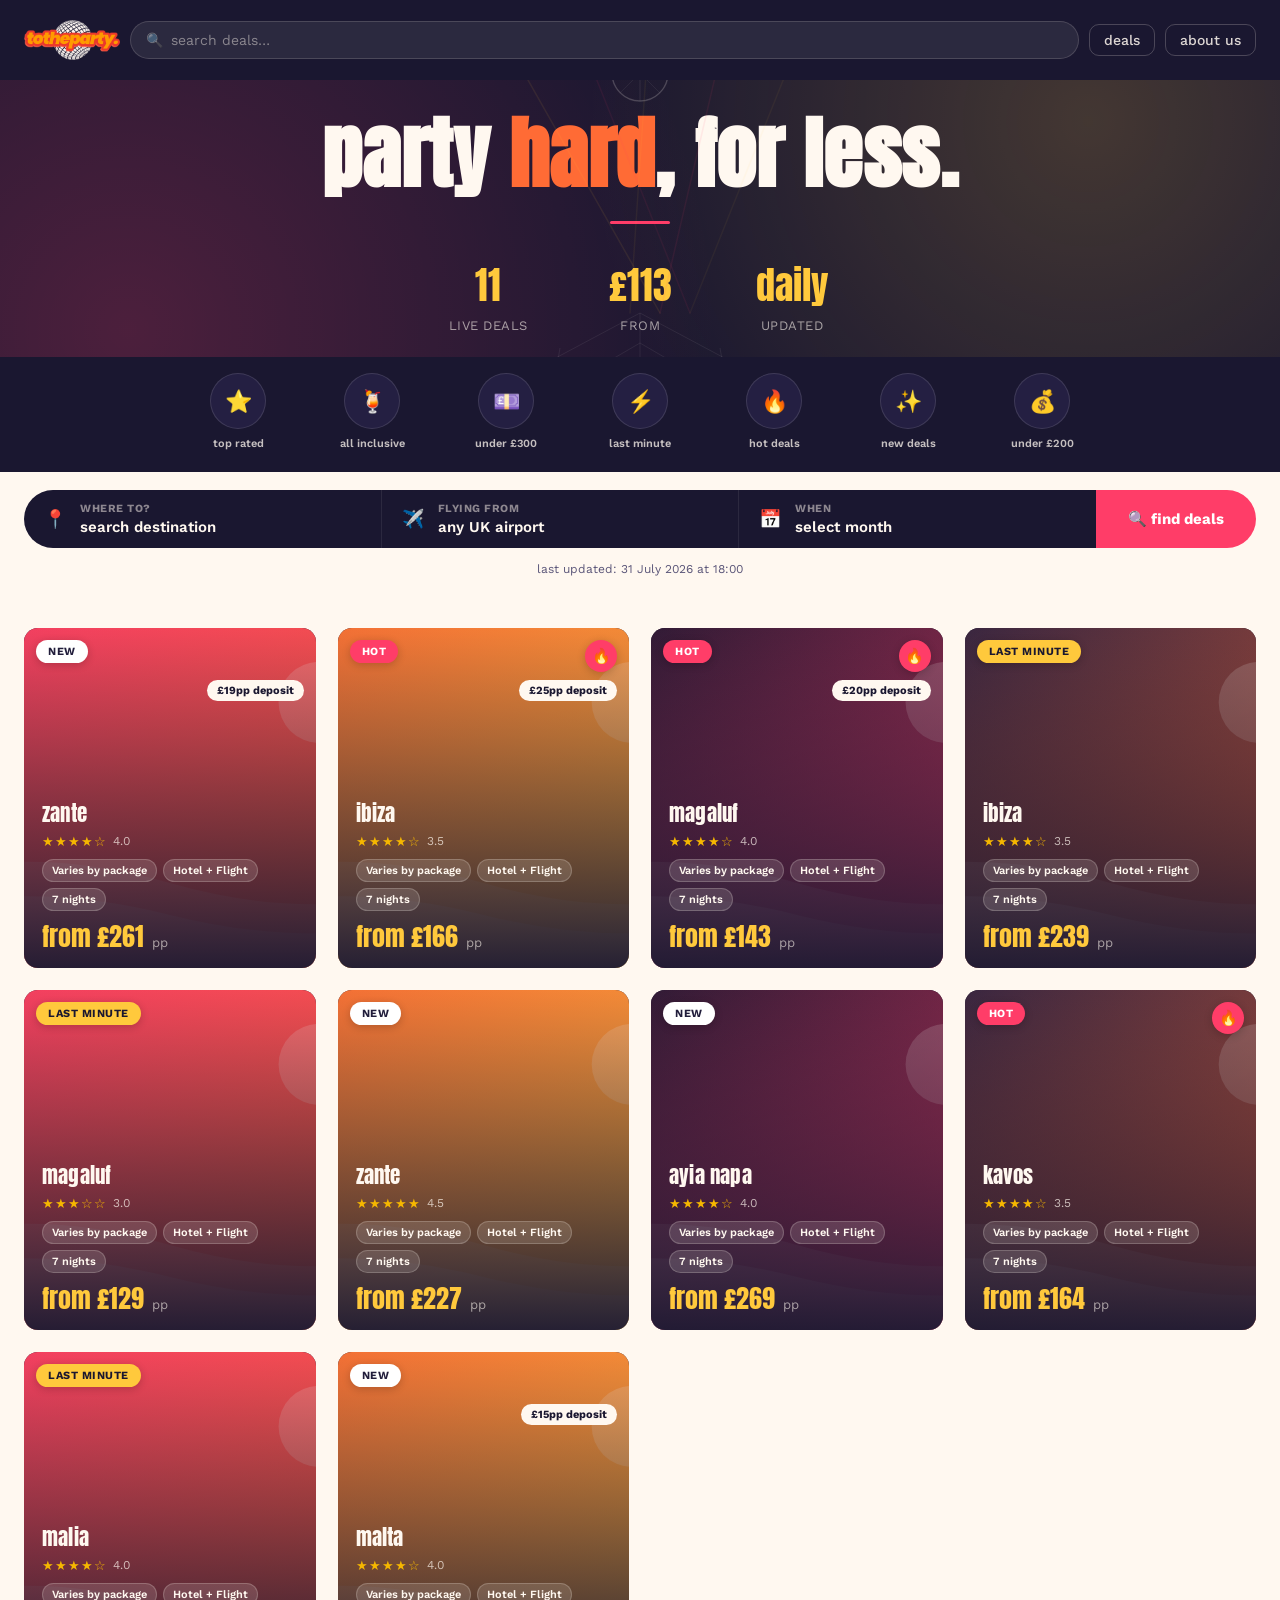
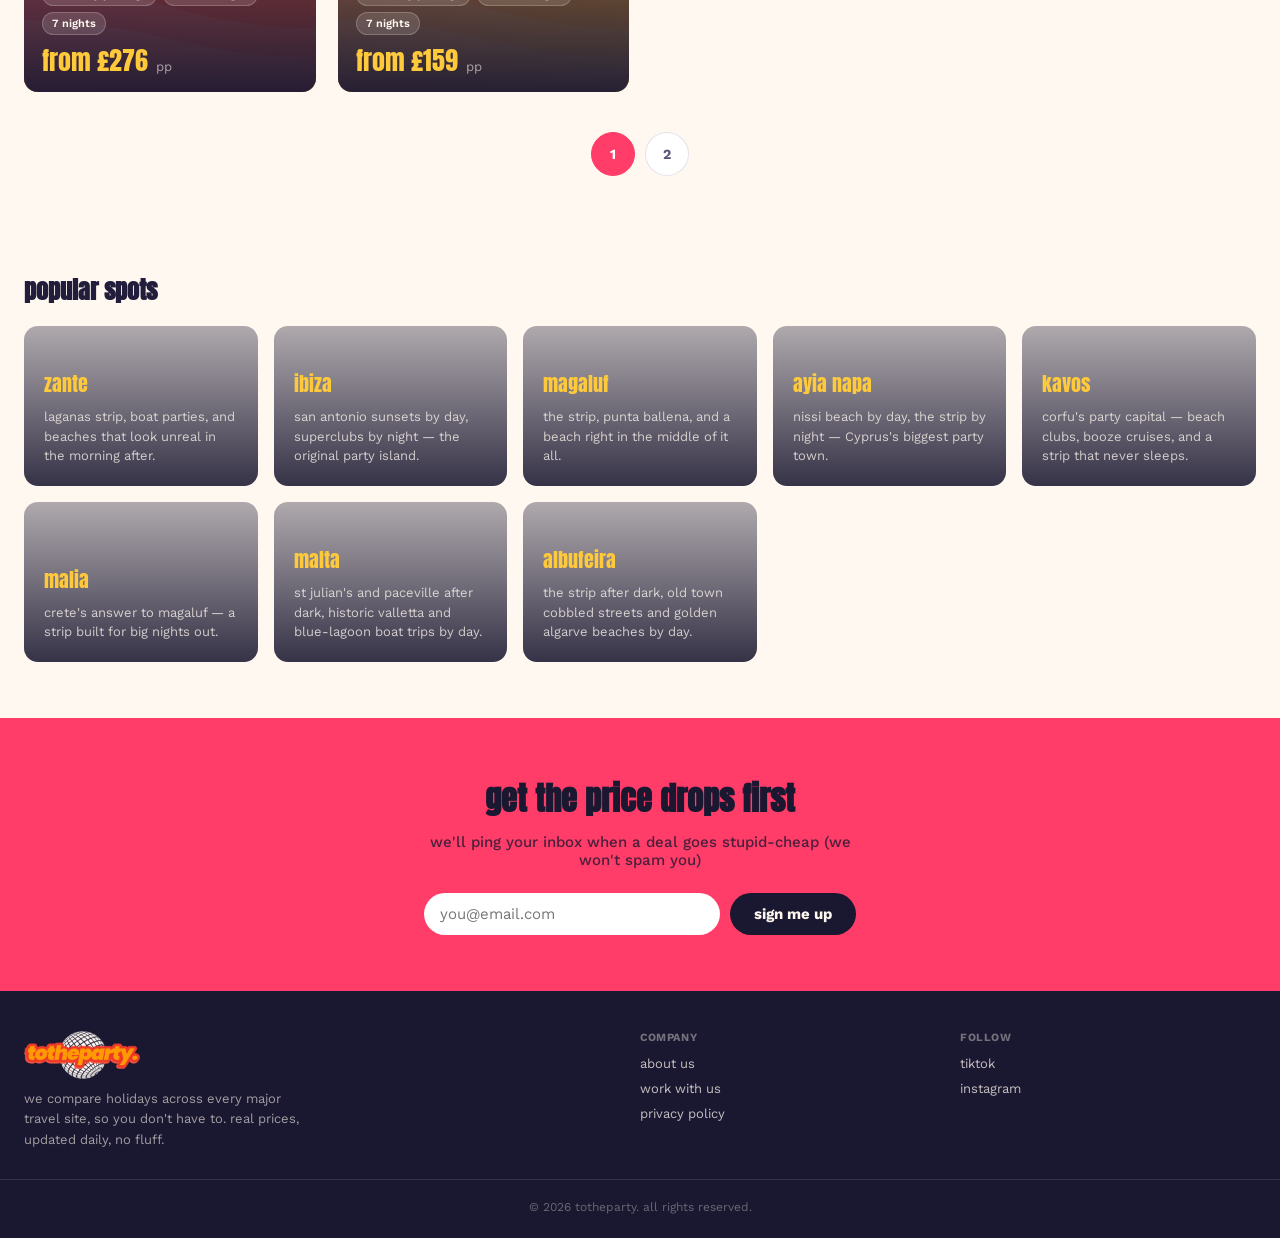
<file: index.html>
<!DOCTYPE html>
<html lang="en">
<head>
<meta charset="UTF-8">
<meta name="viewport" content="width=device-width, initial-scale=1.0">
<title>ToTheParty — cheap party holiday deals</title>
<link rel="preconnect" href="https://fonts.googleapis.com">
<link rel="preconnect" href="https://fonts.gstatic.com" crossorigin>
<link href="https://fonts.googleapis.com/css2?family=Anton&family=Work+Sans:wght@400;500;600;700&display=swap" rel="stylesheet">
<link rel="stylesheet" href="styles.css">
<link rel="icon" href="favicon.ico" sizes="any">
<link rel="icon" href="favicon-32x32.png" type="image/png" sizes="32x32">
<link rel="icon" href="favicon-16x16.png" type="image/png" sizes="16x16">
<link rel="apple-touch-icon" href="apple-touch-icon.png">
<!-- Google tag (gtag.js) -->
<script>
  window.dataLayer = window.dataLayer || [];
  function gtag(){dataLayer.push(arguments);}
</script>
<script async src="https://www.googletagmanager.com/gtag/js?id=G-LF48896FDL"></script>
<script>
  gtag('js', new Date());
  gtag('config', 'G-LF48896FDL');
</script>
</head>
<body>

<header class="site-header">
  <div class="wrap header-inner">
    <a href="index.html" class="logo"><img src="logo-header.png" alt="ToTheParty" class="logo-img"></a>
    <form class="header-search" id="header-search-form">
      <span class="header-search-input-icon" aria-hidden="true">🔍</span>
      <input type="search" id="header-search-input" placeholder="search deals…" aria-label="Search deals">
    </form>
    <nav class="main-nav">
      <a href="#deals">deals</a>
      <a href="about.html">about us</a>
    </nav>
  </div>
</header>

<section class="hero">
  <div class="wrap hero-inner">
    <svg class="hero-art" viewBox="0 0 420 420" xmlns="http://www.w3.org/2000/svg" aria-hidden="true">
  <!-- laser beams -->
  <g stroke-linecap="round" fill="none">
    <line x1="60" y1="0" x2="230" y2="300" stroke="rgba(255,201,60,0.16)" stroke-width="1.5"/>
    <line x1="140" y1="0" x2="260" y2="300" stroke="rgba(255,61,104,0.14)" stroke-width="1.5"/>
    <line x1="220" y1="0" x2="200" y2="300" stroke="rgba(255,201,60,0.12)" stroke-width="1.5"/>
    <line x1="300" y1="0" x2="230" y2="300" stroke="rgba(255,61,104,0.16)" stroke-width="1.5"/>
    <line x1="380" y1="0" x2="260" y2="300" stroke="rgba(255,201,60,0.1)" stroke-width="1.5"/>
  </g>
  <!-- disco ball -->
  <g transform="translate(210,60)">
    <line x1="0" y1="-60" x2="0" y2="-30" stroke="rgba(255,248,240,0.2)" stroke-width="1.5"/>
    <circle r="28" fill="none" stroke="rgba(255,248,240,0.28)" stroke-width="1.5"/>
    <path d="M -28 0 A 28 28 0 0 1 28 0" fill="none" stroke="rgba(255,248,240,0.2)" stroke-width="1"/>
    <path d="M -28 0 A 28 28 0 0 0 28 0" fill="none" stroke="rgba(255,248,240,0.2)" stroke-width="1"/>
    <line x1="-28" y1="0" x2="28" y2="0" stroke="rgba(255,248,240,0.18)" stroke-width="1"/>
    <line x1="0" y1="-28" x2="0" y2="28" stroke="rgba(255,248,240,0.18)" stroke-width="1"/>
    <line x1="-19.8" y1="-19.8" x2="19.8" y2="19.8" stroke="rgba(255,248,240,0.12)" stroke-width="1"/>
    <line x1="19.8" y1="-19.8" x2="-19.8" y2="19.8" stroke="rgba(255,248,240,0.12)" stroke-width="1"/>
  </g>
  <!-- dance floor grid, perspective -->
  <g stroke="rgba(255,248,240,0.14)" stroke-width="1" fill="none">
    <path d="M 60 380 L 210 300 L 360 380"/>
    <path d="M 90 400 L 210 330 L 330 400"/>
    <path d="M 120 415 L 210 355 L 300 415"/>
    <line x1="210" y1="300" x2="210" y2="420"/>
    <line x1="130" y1="335" x2="115" y2="420"/>
    <line x1="290" y1="335" x2="305" y2="420"/>
    <line x1="80" y1="365" x2="45" y2="420"/>
    <line x1="340" y1="365" x2="375" y2="420"/>
  </g>
</svg>
    <h1 class="hero-title">party <span class="hero-highlight">hard</span>, for less.</h1>
    <div class="hero-divider"></div>
    <div class="hero-stats">
      <div class="stat"><span class="stat-num" id="stat-deals">—</span><span class="stat-label">live deals</span></div>
      <div class="stat"><span class="stat-num" id="stat-lowest">—</span><span class="stat-label">from</span></div>
      <div class="stat"><span class="stat-num">daily</span><span class="stat-label">updated</span></div>
    </div>
  </div>
</section>

<section class="categories">
  <div class="wrap">
    <div class="category-row-wrap">
    <div class="category-row" id="category-row">
      <button type="button" class="category-btn" data-rating-shortcut="4">
        <span class="category-icon">⭐</span>
        <span class="category-label">top rated</span>
      </button>
      <button type="button" class="category-btn" data-board="All-inclusive">
        <span class="category-icon">🍹</span>
        <span class="category-label">all inclusive</span>
      </button>
      <button type="button" class="category-btn" data-budget-shortcut="300">
        <span class="category-icon">💷</span>
        <span class="category-label">under £300</span>
      </button>
      <button type="button" class="category-btn" data-tag-shortcut="last-minute">
        <span class="category-icon">⚡</span>
        <span class="category-label">last minute</span>
      </button>
      <button type="button" class="category-btn" data-tag-shortcut="hot">
        <span class="category-icon">🔥</span>
        <span class="category-label">hot deals</span>
      </button>
      <button type="button" class="category-btn" data-tag-shortcut="new">
        <span class="category-icon">✨</span>
        <span class="category-label">new deals</span>
      </button>
      <button type="button" class="category-btn" data-budget-shortcut="200">
        <span class="category-icon">💰</span>
        <span class="category-label">under £200</span>
      </button>
    </div>
    <div class="category-fade" aria-hidden="true"></div>
    </div>
  </div>
</section>

<section class="finder" id="deals">
  <div class="wrap">
    <form class="finder-form" id="finder-form">
      <div class="finder-card">
        <div class="finder-row">
          <span class="finder-row-icon">📍</span>
          <div class="finder-row-body">
            <label for="finder-destination">where to?</label>
            <select id="finder-destination">
              <option value="all">search destination</option>
              <option value="Zante">zante</option>
              <option value="Ibiza">ibiza</option>
              <option value="Magaluf">magaluf</option>
              <option value="Ayia Napa">ayia napa</option>
              <option value="Kavos">kavos</option>
              <option value="Malia">malia</option>
              <option value="Malta">malta</option>
              <option value="Albufeira">albufeira</option>
            </select>
          </div>
        </div>
        <div class="finder-row">
          <span class="finder-row-icon">✈️</span>
          <div class="finder-row-body">
            <label for="finder-airport">flying from</label>
            <select id="finder-airport">
              <option value="all">any UK airport</option>
              <option value="London Heathrow">London Heathrow</option>
              <option value="London Gatwick">London Gatwick</option>
              <option value="London Stansted">London Stansted</option>
              <option value="London Luton">London Luton</option>
              <option value="London City">London City</option>
              <option value="Manchester">Manchester</option>
              <option value="Birmingham">Birmingham</option>
              <option value="Bristol">Bristol</option>
              <option value="Edinburgh">Edinburgh</option>
              <option value="Glasgow">Glasgow</option>
              <option value="Newcastle">Newcastle</option>
              <option value="Liverpool">Liverpool</option>
              <option value="Leeds Bradford">Leeds Bradford</option>
              <option value="East Midlands">East Midlands</option>
              <option value="Cardiff">Cardiff</option>
              <option value="Belfast International">Belfast International</option>
              <option value="Belfast City">Belfast City</option>
              <option value="Aberdeen">Aberdeen</option>
              <option value="Southampton">Southampton</option>
              <option value="Norwich">Norwich</option>
              <option value="Exeter">Exeter</option>
              <option value="Doncaster Sheffield">Doncaster Sheffield</option>
            </select>
          </div>
        </div>
        <div class="finder-row">
          <span class="finder-row-icon">📅</span>
          <div class="finder-row-body">
            <label for="finder-month">when</label>
            <select id="finder-month">
              <option value="all">select month</option>
              <option value="January">January</option>
              <option value="February">February</option>
              <option value="March">March</option>
              <option value="April">April</option>
              <option value="May">May</option>
              <option value="June">June</option>
              <option value="July">July</option>
              <option value="August">August</option>
              <option value="September">September</option>
              <option value="October">October</option>
              <option value="November">November</option>
              <option value="December">December</option>
            </select>
          </div>
        </div>
      </div>
      <button type="submit" class="finder-submit">🔍 find deals</button>
    </form>
    <p class="last-updated" id="last-updated"></p>
  </div>
</section>

<section class="deals-section">
  <div class="wrap">
    <h2 class="sr-only">Browse party holiday deals</h2>
    <div class="deals-grid" id="deals-grid"></div>
    <p class="deals-empty" id="deals-empty" hidden>no deals match that combo right now — try loosening a filter.</p>
    <nav class="pagination" id="pagination" aria-label="Deals pages"></nav>
  </div>
</section>

<section class="popular">
  <div class="wrap">
    <h2>popular spots</h2>
    <div class="popular-grid">
      <a class="popular-card" href="zante.html" style="background-image: url('https://picsum.photos/seed/zante-hero/500/400')">
        <span class="popular-name">zante</span>
        <span class="popular-desc">laganas strip, boat parties, and beaches that look unreal in the morning after.</span>
      </a>
      <a class="popular-card" href="ibiza.html" style="background-image: url('https://picsum.photos/seed/ibiza-hero/500/400')">
        <span class="popular-name">ibiza</span>
        <span class="popular-desc">san antonio sunsets by day, superclubs by night — the original party island.</span>
      </a>
      <a class="popular-card" href="magaluf.html" style="background-image: url('https://picsum.photos/seed/magaluf-hero/500/400')">
        <span class="popular-name">magaluf</span>
        <span class="popular-desc">the strip, punta ballena, and a beach right in the middle of it all.</span>
      </a>
      <a class="popular-card" href="ayia-napa.html" style="background-image: url('https://picsum.photos/seed/ayianapa-hero/500/400')">
        <span class="popular-name">ayia napa</span>
        <span class="popular-desc">nissi beach by day, the strip by night — Cyprus's biggest party town.</span>
      </a>
      <a class="popular-card" href="kavos.html" style="background-image: url('https://picsum.photos/seed/kavos-hero/500/400')">
        <span class="popular-name">kavos</span>
        <span class="popular-desc">corfu's party capital — beach clubs, booze cruises, and a strip that never sleeps.</span>
      </a>
      <a class="popular-card" href="malia.html" style="background-image: url('https://picsum.photos/seed/malia-hero/500/400')">
        <span class="popular-name">malia</span>
        <span class="popular-desc">crete's answer to magaluf — a strip built for big nights out.</span>
      </a>
      <a class="popular-card" href="malta.html" style="background-image: url('https://picsum.photos/seed/malta-hero/500/400')">
        <span class="popular-name">malta</span>
        <span class="popular-desc">st julian's and paceville after dark, historic valletta and blue-lagoon boat trips by day.</span>
      </a>
      <a class="popular-card" href="albufeira.html" style="background-image: url('https://picsum.photos/seed/albufeira-hero/500/400')">
        <span class="popular-name">albufeira</span>
        <span class="popular-desc">the strip after dark, old town cobbled streets and golden algarve beaches by day.</span>
      </a>
    </div>
  </div>
</section>

<section class="alerts" id="alerts">
  <div class="wrap alerts-inner">
    <h2>get the price drops first</h2>
    <p>we'll ping your inbox when a deal goes stupid-cheap (we won't spam you)</p>
    <form class="alert-form" id="alert-form">
      <input type="email" placeholder="you@email.com" required id="alert-email">
      <button type="submit">sign me up</button>
    </form>
    <p class="alert-confirm" id="alert-confirm" hidden>you're on the list. we'll be in touch.</p>
  </div>
</section>

<footer class="site-footer">
  <div class="wrap footer-grid">
    <div class="footer-brand">
      <a href="index.html" class="logo"><img src="logo-footer.png" alt="ToTheParty" class="logo-img logo-img-footer"></a>
      <p>we compare holidays across every major travel site, so you don't have to. real prices, updated daily, no fluff.</p>
    </div>
    <div class="footer-links">
      <span class="footer-heading">company</span>
      <a href="about.html">about us</a>
      <a href="work-with-us.html">work with us</a>
      <a href="privacy.html">privacy policy</a>
    </div>
    <div class="footer-links">
      <span class="footer-heading">follow</span>
      <a href="https://tiktok.com" target="_blank" rel="noopener">tiktok</a>
      <a href="https://instagram.com" target="_blank" rel="noopener">instagram</a>
    </div>
  </div>
  <div class="wrap">
    <p class="footer-copyright">© 2026 totheparty. all rights reserved.</p>
  </div>
</footer>

<script src="deals.js"></script>
</body>
</html>
</file>
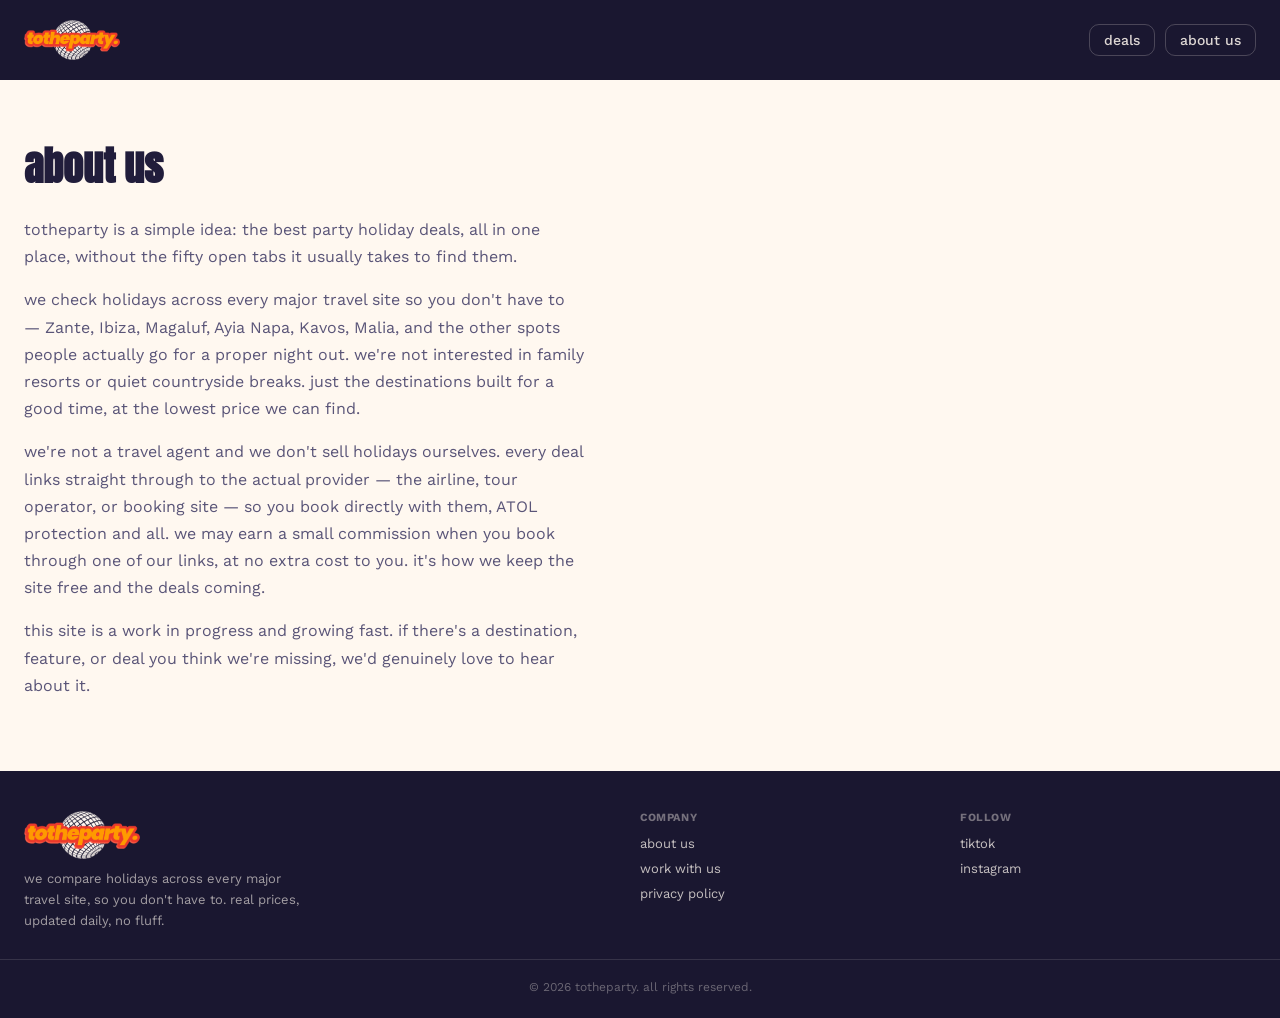
<file: about.html>
<!DOCTYPE html>
<html lang="en">
<head>
<meta charset="UTF-8">
<meta name="viewport" content="width=device-width, initial-scale=1.0">
<title>About us — ToTheParty</title>
<link rel="preconnect" href="https://fonts.googleapis.com">
<link rel="preconnect" href="https://fonts.gstatic.com" crossorigin>
<link href="https://fonts.googleapis.com/css2?family=Anton&family=Work+Sans:wght@400;500;600;700&display=swap" rel="stylesheet">
<link rel="stylesheet" href="styles.css">
<link rel="icon" href="favicon.ico" sizes="any">
<link rel="icon" href="favicon-32x32.png" type="image/png" sizes="32x32">
<link rel="icon" href="favicon-16x16.png" type="image/png" sizes="16x16">
<link rel="apple-touch-icon" href="apple-touch-icon.png">
<!-- Google tag (gtag.js) -->
<script>
  window.dataLayer = window.dataLayer || [];
  function gtag(){dataLayer.push(arguments);}
</script>
<script async src="https://www.googletagmanager.com/gtag/js?id=G-LF48896FDL"></script>
<script>
  gtag('js', new Date());
  gtag('config', 'G-LF48896FDL');
</script>
</head>
<body>
<header class="site-header">
  <div class="wrap header-inner">
    <a href="index.html" class="logo"><img src="logo-header.png" alt="ToTheParty" class="logo-img"></a>
    <nav class="main-nav">
      <a href="index.html#deals">deals</a>
      <a href="about.html">about us</a>
    </nav>
  </div>
</header>
<section class="page-content">
  <div class="wrap">
    <h1 class="page-title">about us</h1>
    <p class="page-text">totheparty is a simple idea: the best party holiday deals, all in one place, without the fifty open tabs it usually takes to find them.</p>
    <p class="page-text">we check holidays across every major travel site so you don't have to — Zante, Ibiza, Magaluf, Ayia Napa, Kavos, Malia, and the other spots people actually go for a proper night out. we're not interested in family resorts or quiet countryside breaks. just the destinations built for a good time, at the lowest price we can find.</p>
    <p class="page-text">we're not a travel agent and we don't sell holidays ourselves. every deal links straight through to the actual provider — the airline, tour operator, or booking site — so you book directly with them, ATOL protection and all. we may earn a small commission when you book through one of our links, at no extra cost to you. it's how we keep the site free and the deals coming.</p>
    <p class="page-text">this site is a work in progress and growing fast. if there's a destination, feature, or deal you think we're missing, we'd genuinely love to hear about it.</p>
  </div>
</section>
<footer class="site-footer">
  <div class="wrap footer-grid">
    <div class="footer-brand">
      <a href="index.html" class="logo"><img src="logo-footer.png" alt="ToTheParty" class="logo-img logo-img-footer"></a>
      <p>we compare holidays across every major travel site, so you don't have to. real prices, updated daily, no fluff.</p>
    </div>
    <div class="footer-links">
      <span class="footer-heading">company</span>
      <a href="about.html">about us</a>
      <a href="work-with-us.html">work with us</a>
      <a href="privacy.html">privacy policy</a>
    </div>
    <div class="footer-links">
      <span class="footer-heading">follow</span>
      <a href="https://tiktok.com" target="_blank" rel="noopener">tiktok</a>
      <a href="https://instagram.com" target="_blank" rel="noopener">instagram</a>
    </div>
  </div>
  <div class="wrap">
    <p class="footer-copyright">© 2026 totheparty. all rights reserved.</p>
  </div>
</footer>
</body>
</html>
</file>
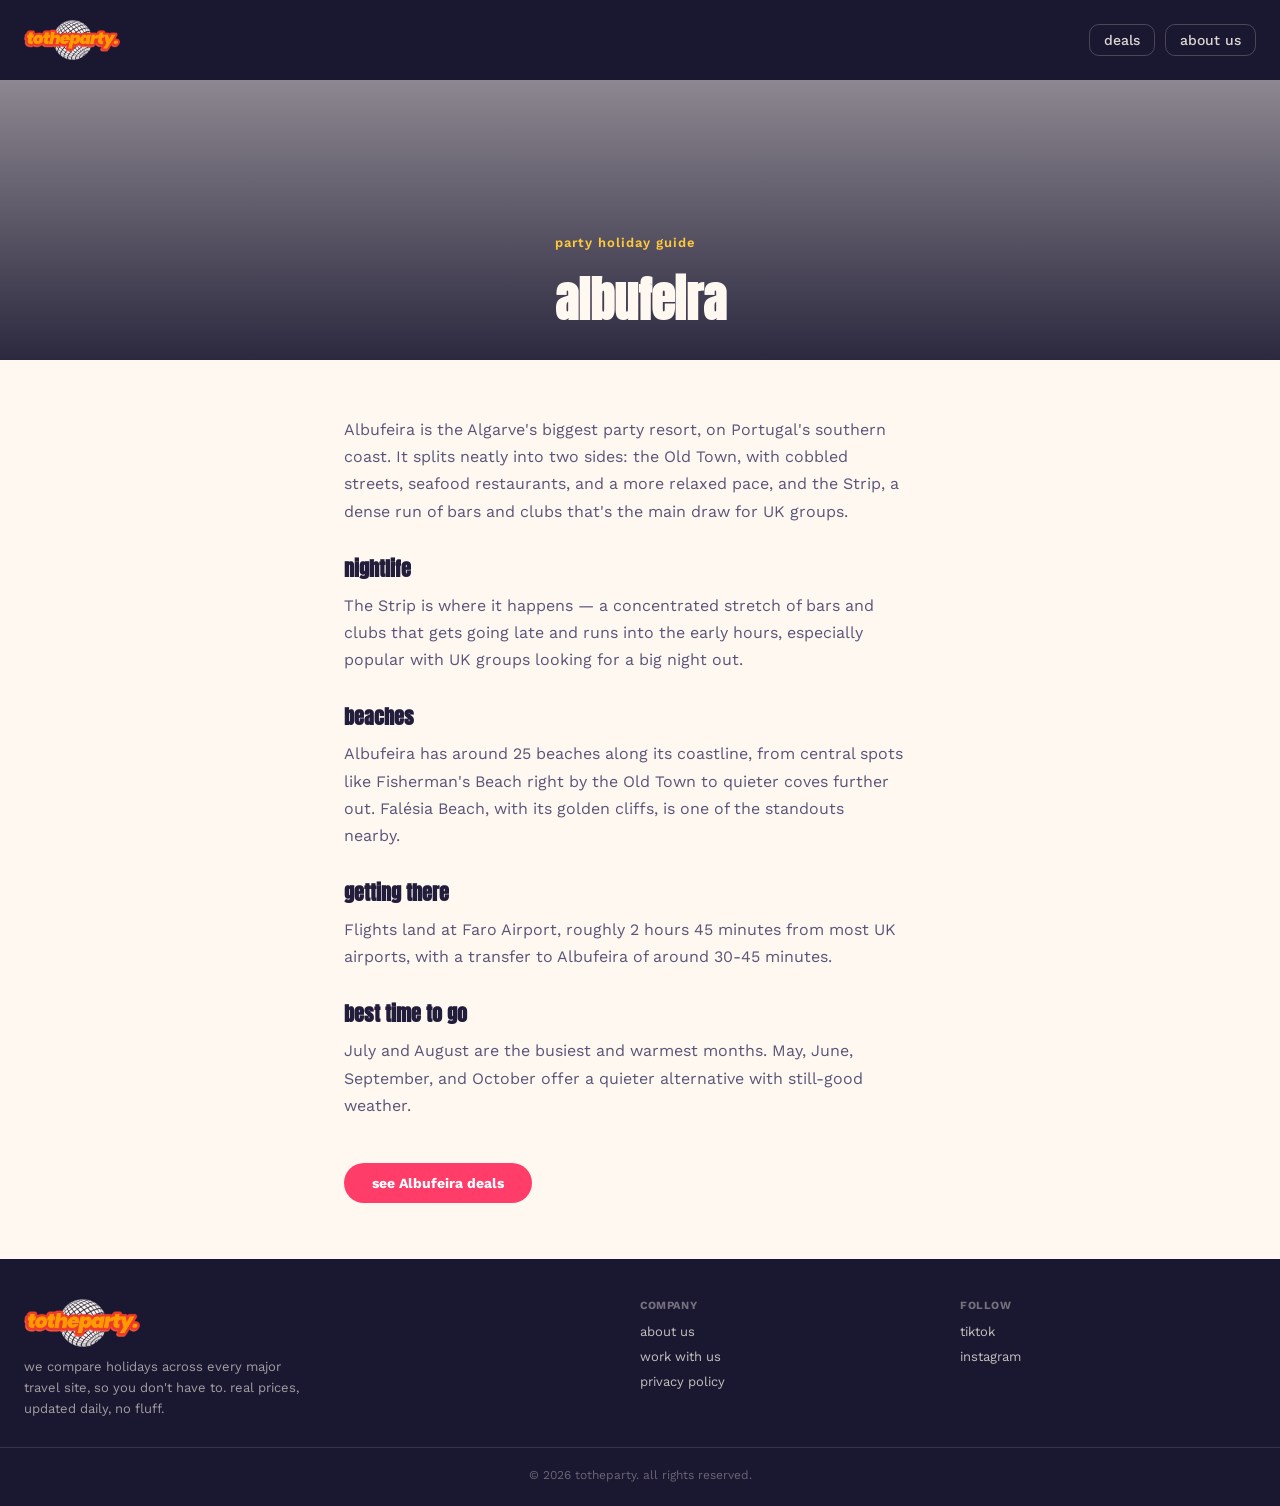
<file: albufeira.html>
<!DOCTYPE html>
<html lang="en">
<head>
<meta charset="UTF-8">
<meta name="viewport" content="width=device-width, initial-scale=1.0">
<title>Albufeira party holidays — ToTheParty</title>
<link rel="preconnect" href="https://fonts.googleapis.com">
<link rel="preconnect" href="https://fonts.gstatic.com" crossorigin>
<link href="https://fonts.googleapis.com/css2?family=Anton&family=Work+Sans:wght@400;500;600;700&display=swap" rel="stylesheet">
<link rel="stylesheet" href="styles.css">
<link rel="icon" href="favicon.ico" sizes="any">
<link rel="icon" href="favicon-32x32.png" type="image/png" sizes="32x32">
<link rel="icon" href="favicon-16x16.png" type="image/png" sizes="16x16">
<link rel="apple-touch-icon" href="apple-touch-icon.png">
<!-- Google tag (gtag.js) -->
<script>
  window.dataLayer = window.dataLayer || [];
  function gtag(){dataLayer.push(arguments);}
</script>
<script async src="https://www.googletagmanager.com/gtag/js?id=G-LF48896FDL"></script>
<script>
  gtag('js', new Date());
  gtag('config', 'G-LF48896FDL');
</script>
</head>
<body>
<header class="site-header">
  <div class="wrap header-inner">
    <a href="index.html" class="logo"><img src="logo-header.png" alt="ToTheParty" class="logo-img"></a>
    <nav class="main-nav">
      <a href="index.html#deals">deals</a>
      <a href="about.html">about us</a>
    </nav>
  </div>
</header>

<section class="dest-hero" style="background-image: url('https://picsum.photos/seed/albufeira-hero/1200/500')">
  <div class="wrap dest-hero-inner">
    <p class="eyebrow">party holiday guide</p>
    <h1 class="dest-hero-title">Albufeira</h1>
  </div>
</section>

<section class="page-content">
  <div class="wrap dest-content">
    <p class="page-text">Albufeira is the Algarve's biggest party resort, on Portugal's southern coast. It splits neatly into two sides: the Old Town, with cobbled streets, seafood restaurants, and a more relaxed pace, and the Strip, a dense run of bars and clubs that's the main draw for UK groups.</p>

    <h2 class="dest-subhead">nightlife</h2>
    <p class="page-text">The Strip is where it happens — a concentrated stretch of bars and clubs that gets going late and runs into the early hours, especially popular with UK groups looking for a big night out.</p>

    <h2 class="dest-subhead">beaches</h2>
    <p class="page-text">Albufeira has around 25 beaches along its coastline, from central spots like Fisherman's Beach right by the Old Town to quieter coves further out. Falésia Beach, with its golden cliffs, is one of the standouts nearby.</p>

    <h2 class="dest-subhead">getting there</h2>
    <p class="page-text">Flights land at Faro Airport, roughly 2 hours 45 minutes from most UK airports, with a transfer to Albufeira of around 30-45 minutes.</p>

    <h2 class="dest-subhead">best time to go</h2>
    <p class="page-text">July and August are the busiest and warmest months. May, June, September, and October offer a quieter alternative with still-good weather.</p>

    <a href="index.html?dest=Albufeira#deals" class="dest-cta">see Albufeira deals</a>
  </div>
</section>

<footer class="site-footer">
  <div class="wrap footer-grid">
    <div class="footer-brand">
      <a href="index.html" class="logo"><img src="logo-footer.png" alt="ToTheParty" class="logo-img logo-img-footer"></a>
      <p>we compare holidays across every major travel site, so you don't have to. real prices, updated daily, no fluff.</p>
    </div>
    <div class="footer-links">
      <span class="footer-heading">company</span>
      <a href="about.html">about us</a>
      <a href="work-with-us.html">work with us</a>
      <a href="privacy.html">privacy policy</a>
    </div>
    <div class="footer-links">
      <span class="footer-heading">follow</span>
      <a href="https://tiktok.com" target="_blank" rel="noopener">tiktok</a>
      <a href="https://instagram.com" target="_blank" rel="noopener">instagram</a>
    </div>
  </div>
  <div class="wrap">
    <p class="footer-copyright">© 2026 totheparty. all rights reserved.</p>
  </div>
</footer>
</body>
</html>
</file>
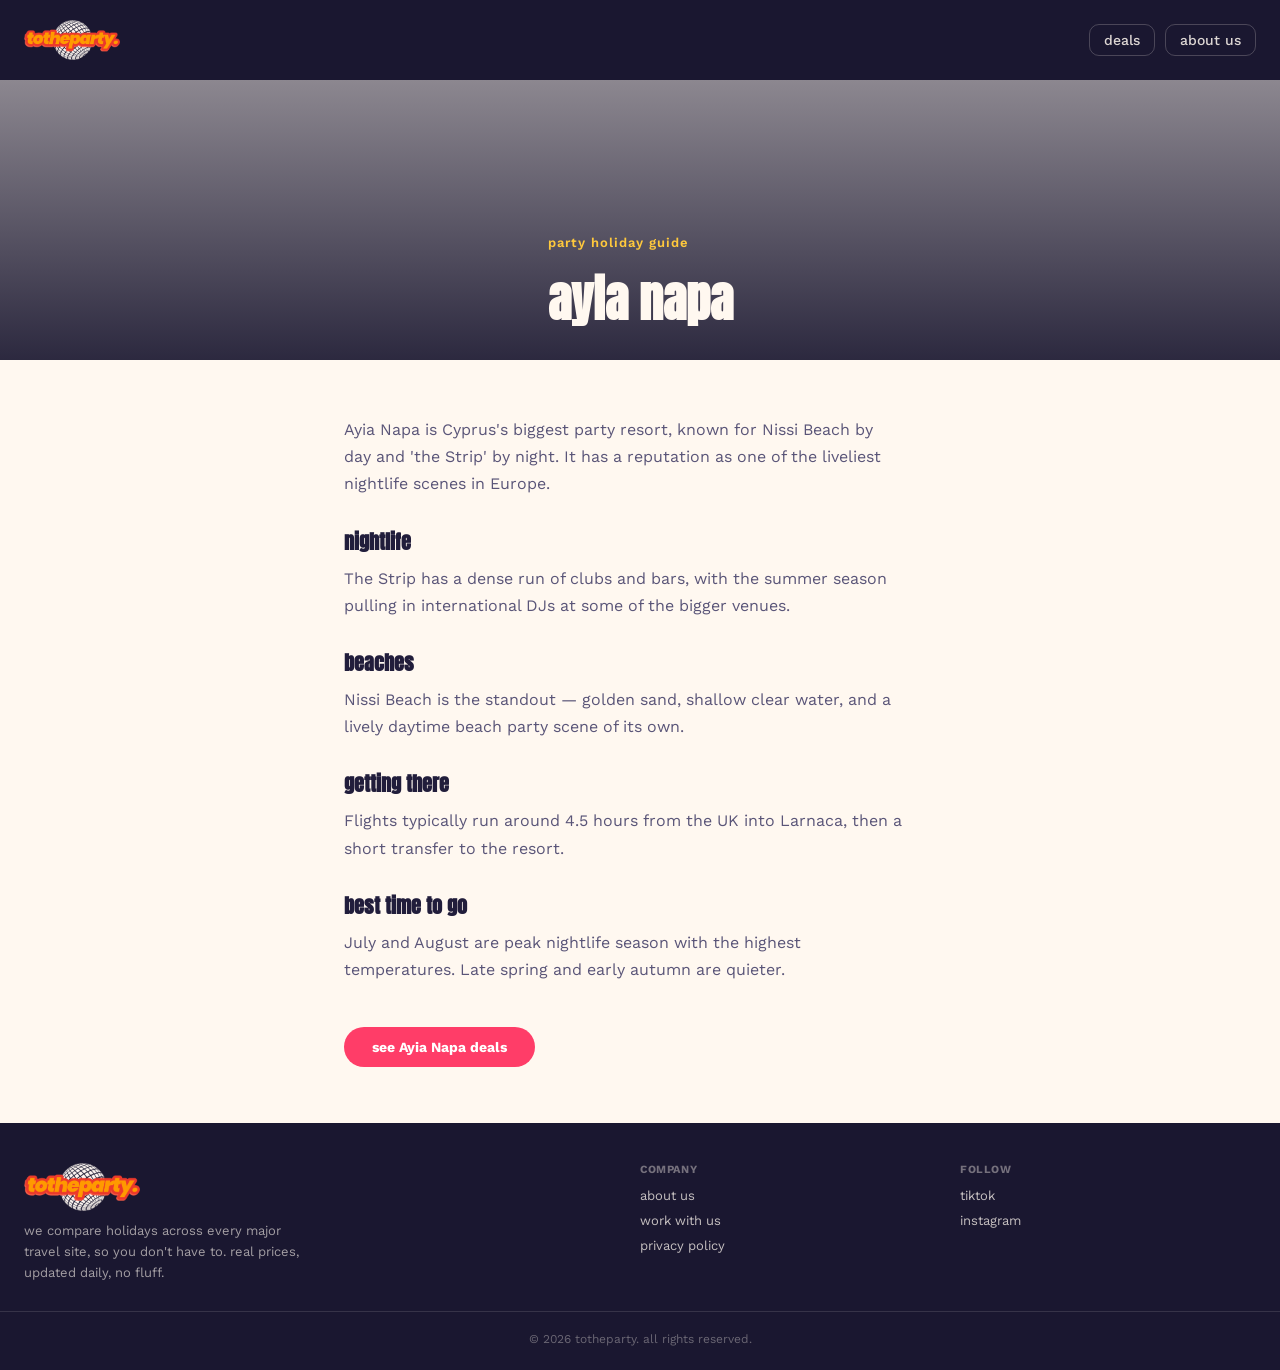
<file: ayia-napa.html>
<!DOCTYPE html>
<html lang="en">
<head>
<meta charset="UTF-8">
<meta name="viewport" content="width=device-width, initial-scale=1.0">
<title>Ayia Napa party holidays — ToTheParty</title>
<link rel="preconnect" href="https://fonts.googleapis.com">
<link rel="preconnect" href="https://fonts.gstatic.com" crossorigin>
<link href="https://fonts.googleapis.com/css2?family=Anton&family=Work+Sans:wght@400;500;600;700&display=swap" rel="stylesheet">
<link rel="stylesheet" href="styles.css">
<link rel="icon" href="favicon.ico" sizes="any">
<link rel="icon" href="favicon-32x32.png" type="image/png" sizes="32x32">
<link rel="icon" href="favicon-16x16.png" type="image/png" sizes="16x16">
<link rel="apple-touch-icon" href="apple-touch-icon.png">
<!-- Google tag (gtag.js) -->
<script>
  window.dataLayer = window.dataLayer || [];
  function gtag(){dataLayer.push(arguments);}
</script>
<script async src="https://www.googletagmanager.com/gtag/js?id=G-LF48896FDL"></script>
<script>
  gtag('js', new Date());
  gtag('config', 'G-LF48896FDL');
</script>
</head>
<body>
<header class="site-header">
  <div class="wrap header-inner">
    <a href="index.html" class="logo"><img src="logo-header.png" alt="ToTheParty" class="logo-img"></a>
    <nav class="main-nav">
      <a href="index.html#deals">deals</a>
      <a href="about.html">about us</a>
    </nav>
  </div>
</header>

<section class="dest-hero" style="background-image: url('https://picsum.photos/seed/ayianapa-hero/1200/500')">
  <div class="wrap dest-hero-inner">
    <p class="eyebrow">party holiday guide</p>
    <h1 class="dest-hero-title">Ayia Napa</h1>
  </div>
</section>

<section class="page-content">
  <div class="wrap dest-content">
    <p class="page-text">Ayia Napa is Cyprus's biggest party resort, known for Nissi Beach by day and 'the Strip' by night. It has a reputation as one of the liveliest nightlife scenes in Europe.</p>

    <h2 class="dest-subhead">nightlife</h2>
    <p class="page-text">The Strip has a dense run of clubs and bars, with the summer season pulling in international DJs at some of the bigger venues.</p>

    <h2 class="dest-subhead">beaches</h2>
    <p class="page-text">Nissi Beach is the standout — golden sand, shallow clear water, and a lively daytime beach party scene of its own.</p>

    <h2 class="dest-subhead">getting there</h2>
    <p class="page-text">Flights typically run around 4.5 hours from the UK into Larnaca, then a short transfer to the resort.</p>

    <h2 class="dest-subhead">best time to go</h2>
    <p class="page-text">July and August are peak nightlife season with the highest temperatures. Late spring and early autumn are quieter.</p>

    <a href="index.html?dest=Ayia%20Napa#deals" class="dest-cta">see Ayia Napa deals</a>
  </div>
</section>

<footer class="site-footer">
  <div class="wrap footer-grid">
    <div class="footer-brand">
      <a href="index.html" class="logo"><img src="logo-footer.png" alt="ToTheParty" class="logo-img logo-img-footer"></a>
      <p>we compare holidays across every major travel site, so you don't have to. real prices, updated daily, no fluff.</p>
    </div>
    <div class="footer-links">
      <span class="footer-heading">company</span>
      <a href="about.html">about us</a>
      <a href="work-with-us.html">work with us</a>
      <a href="privacy.html">privacy policy</a>
    </div>
    <div class="footer-links">
      <span class="footer-heading">follow</span>
      <a href="https://tiktok.com" target="_blank" rel="noopener">tiktok</a>
      <a href="https://instagram.com" target="_blank" rel="noopener">instagram</a>
    </div>
  </div>
  <div class="wrap">
    <p class="footer-copyright">© 2026 totheparty. all rights reserved.</p>
  </div>
</footer>
</body>
</html>
</file>
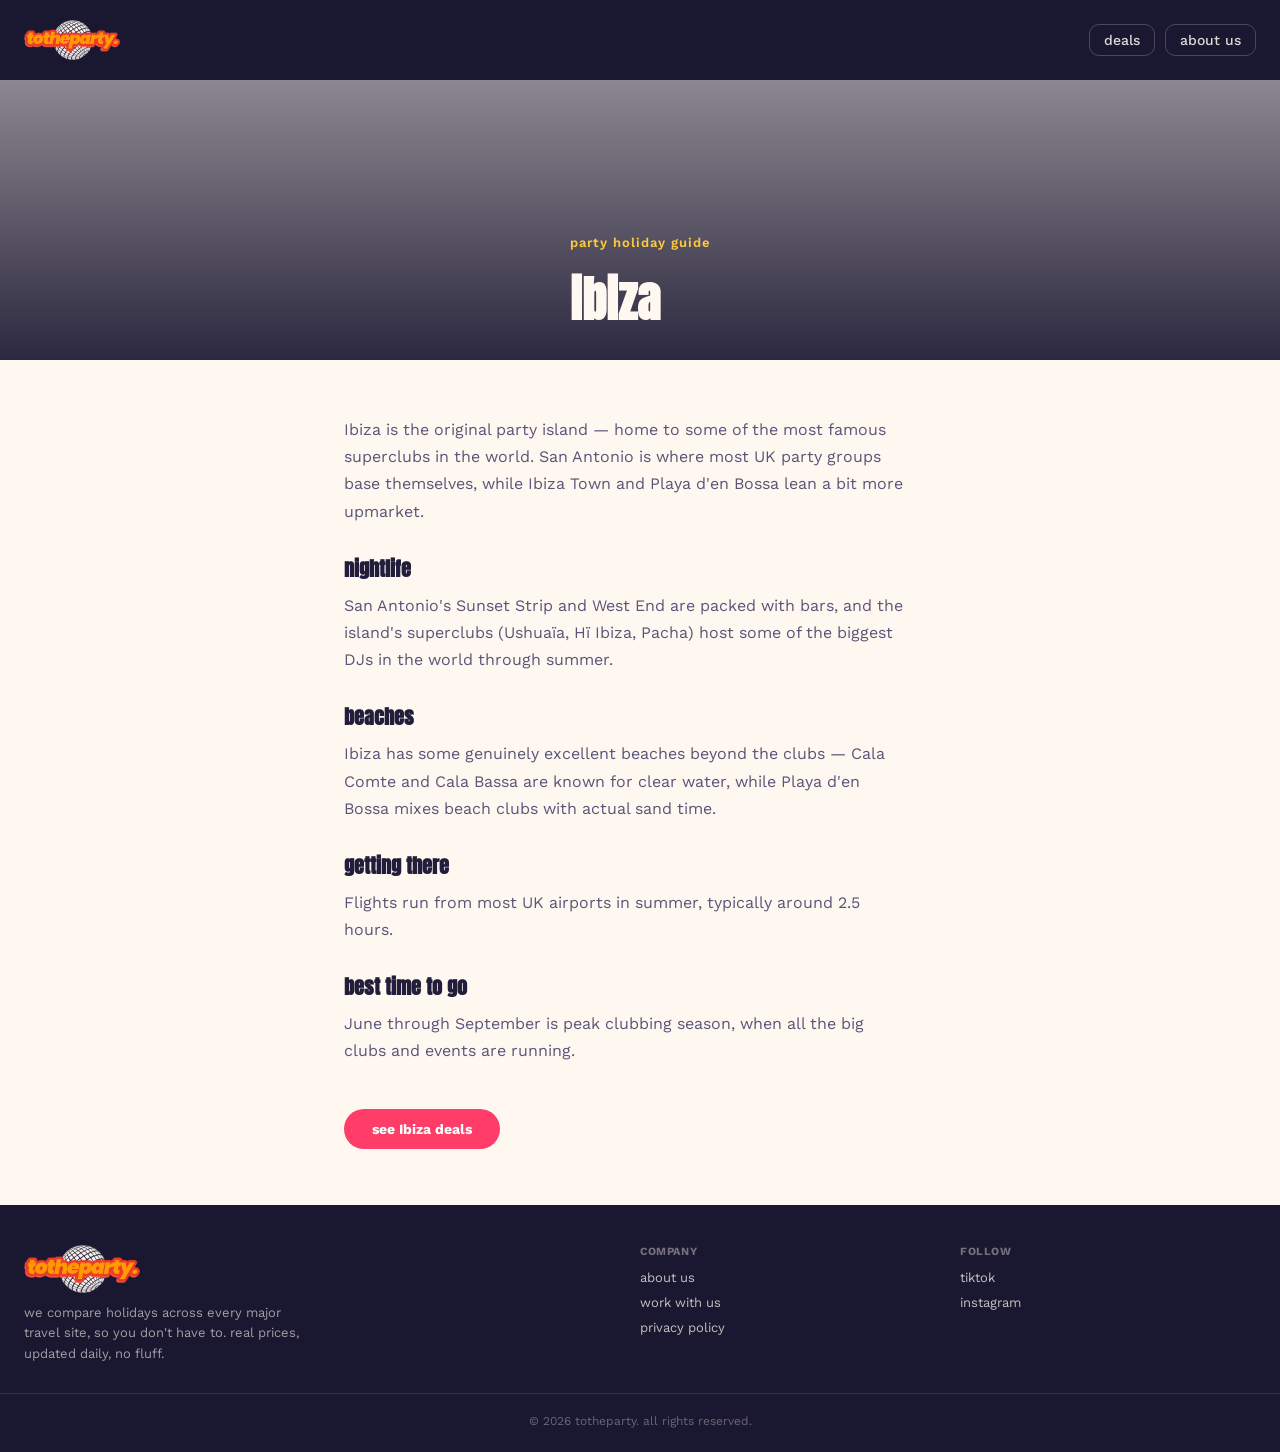
<file: ibiza.html>
<!DOCTYPE html>
<html lang="en">
<head>
<meta charset="UTF-8">
<meta name="viewport" content="width=device-width, initial-scale=1.0">
<title>Ibiza party holidays — ToTheParty</title>
<link rel="preconnect" href="https://fonts.googleapis.com">
<link rel="preconnect" href="https://fonts.gstatic.com" crossorigin>
<link href="https://fonts.googleapis.com/css2?family=Anton&family=Work+Sans:wght@400;500;600;700&display=swap" rel="stylesheet">
<link rel="stylesheet" href="styles.css">
<link rel="icon" href="favicon.ico" sizes="any">
<link rel="icon" href="favicon-32x32.png" type="image/png" sizes="32x32">
<link rel="icon" href="favicon-16x16.png" type="image/png" sizes="16x16">
<link rel="apple-touch-icon" href="apple-touch-icon.png">
<!-- Google tag (gtag.js) -->
<script>
  window.dataLayer = window.dataLayer || [];
  function gtag(){dataLayer.push(arguments);}
</script>
<script async src="https://www.googletagmanager.com/gtag/js?id=G-LF48896FDL"></script>
<script>
  gtag('js', new Date());
  gtag('config', 'G-LF48896FDL');
</script>
</head>
<body>
<header class="site-header">
  <div class="wrap header-inner">
    <a href="index.html" class="logo"><img src="logo-header.png" alt="ToTheParty" class="logo-img"></a>
    <nav class="main-nav">
      <a href="index.html#deals">deals</a>
      <a href="about.html">about us</a>
    </nav>
  </div>
</header>

<section class="dest-hero" style="background-image: url('https://picsum.photos/seed/ibiza-hero/1200/500')">
  <div class="wrap dest-hero-inner">
    <p class="eyebrow">party holiday guide</p>
    <h1 class="dest-hero-title">Ibiza</h1>
  </div>
</section>

<section class="page-content">
  <div class="wrap dest-content">
    <p class="page-text">Ibiza is the original party island — home to some of the most famous superclubs in the world. San Antonio is where most UK party groups base themselves, while Ibiza Town and Playa d'en Bossa lean a bit more upmarket.</p>

    <h2 class="dest-subhead">nightlife</h2>
    <p class="page-text">San Antonio's Sunset Strip and West End are packed with bars, and the island's superclubs (Ushuaïa, Hï Ibiza, Pacha) host some of the biggest DJs in the world through summer.</p>

    <h2 class="dest-subhead">beaches</h2>
    <p class="page-text">Ibiza has some genuinely excellent beaches beyond the clubs — Cala Comte and Cala Bassa are known for clear water, while Playa d'en Bossa mixes beach clubs with actual sand time.</p>

    <h2 class="dest-subhead">getting there</h2>
    <p class="page-text">Flights run from most UK airports in summer, typically around 2.5 hours.</p>

    <h2 class="dest-subhead">best time to go</h2>
    <p class="page-text">June through September is peak clubbing season, when all the big clubs and events are running.</p>

    <a href="index.html?dest=Ibiza#deals" class="dest-cta">see Ibiza deals</a>
  </div>
</section>

<footer class="site-footer">
  <div class="wrap footer-grid">
    <div class="footer-brand">
      <a href="index.html" class="logo"><img src="logo-footer.png" alt="ToTheParty" class="logo-img logo-img-footer"></a>
      <p>we compare holidays across every major travel site, so you don't have to. real prices, updated daily, no fluff.</p>
    </div>
    <div class="footer-links">
      <span class="footer-heading">company</span>
      <a href="about.html">about us</a>
      <a href="work-with-us.html">work with us</a>
      <a href="privacy.html">privacy policy</a>
    </div>
    <div class="footer-links">
      <span class="footer-heading">follow</span>
      <a href="https://tiktok.com" target="_blank" rel="noopener">tiktok</a>
      <a href="https://instagram.com" target="_blank" rel="noopener">instagram</a>
    </div>
  </div>
  <div class="wrap">
    <p class="footer-copyright">© 2026 totheparty. all rights reserved.</p>
  </div>
</footer>
</body>
</html>
</file>
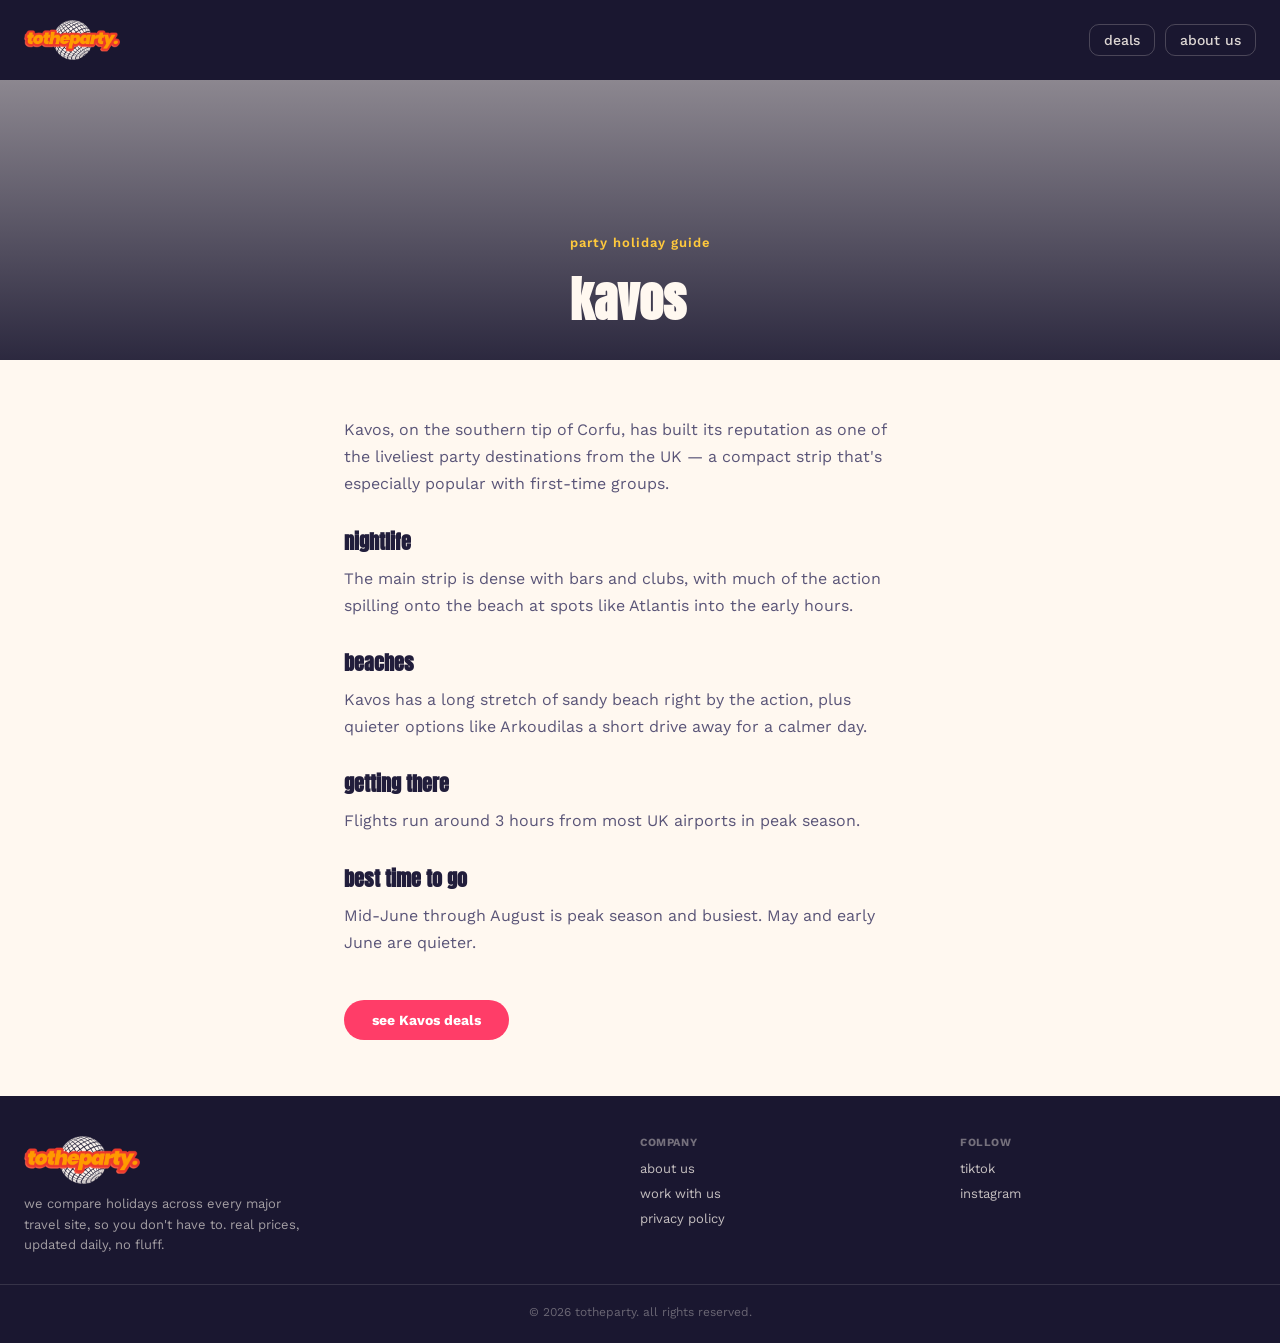
<file: kavos.html>
<!DOCTYPE html>
<html lang="en">
<head>
<meta charset="UTF-8">
<meta name="viewport" content="width=device-width, initial-scale=1.0">
<title>Kavos party holidays — ToTheParty</title>
<link rel="preconnect" href="https://fonts.googleapis.com">
<link rel="preconnect" href="https://fonts.gstatic.com" crossorigin>
<link href="https://fonts.googleapis.com/css2?family=Anton&family=Work+Sans:wght@400;500;600;700&display=swap" rel="stylesheet">
<link rel="stylesheet" href="styles.css">
<link rel="icon" href="favicon.ico" sizes="any">
<link rel="icon" href="favicon-32x32.png" type="image/png" sizes="32x32">
<link rel="icon" href="favicon-16x16.png" type="image/png" sizes="16x16">
<link rel="apple-touch-icon" href="apple-touch-icon.png">
<!-- Google tag (gtag.js) -->
<script>
  window.dataLayer = window.dataLayer || [];
  function gtag(){dataLayer.push(arguments);}
</script>
<script async src="https://www.googletagmanager.com/gtag/js?id=G-LF48896FDL"></script>
<script>
  gtag('js', new Date());
  gtag('config', 'G-LF48896FDL');
</script>
</head>
<body>
<header class="site-header">
  <div class="wrap header-inner">
    <a href="index.html" class="logo"><img src="logo-header.png" alt="ToTheParty" class="logo-img"></a>
    <nav class="main-nav">
      <a href="index.html#deals">deals</a>
      <a href="about.html">about us</a>
    </nav>
  </div>
</header>

<section class="dest-hero" style="background-image: url('https://picsum.photos/seed/kavos-hero/1200/500')">
  <div class="wrap dest-hero-inner">
    <p class="eyebrow">party holiday guide</p>
    <h1 class="dest-hero-title">Kavos</h1>
  </div>
</section>

<section class="page-content">
  <div class="wrap dest-content">
    <p class="page-text">Kavos, on the southern tip of Corfu, has built its reputation as one of the liveliest party destinations from the UK — a compact strip that's especially popular with first-time groups.</p>

    <h2 class="dest-subhead">nightlife</h2>
    <p class="page-text">The main strip is dense with bars and clubs, with much of the action spilling onto the beach at spots like Atlantis into the early hours.</p>

    <h2 class="dest-subhead">beaches</h2>
    <p class="page-text">Kavos has a long stretch of sandy beach right by the action, plus quieter options like Arkoudilas a short drive away for a calmer day.</p>

    <h2 class="dest-subhead">getting there</h2>
    <p class="page-text">Flights run around 3 hours from most UK airports in peak season.</p>

    <h2 class="dest-subhead">best time to go</h2>
    <p class="page-text">Mid-June through August is peak season and busiest. May and early June are quieter.</p>

    <a href="index.html?dest=Kavos#deals" class="dest-cta">see Kavos deals</a>
  </div>
</section>

<footer class="site-footer">
  <div class="wrap footer-grid">
    <div class="footer-brand">
      <a href="index.html" class="logo"><img src="logo-footer.png" alt="ToTheParty" class="logo-img logo-img-footer"></a>
      <p>we compare holidays across every major travel site, so you don't have to. real prices, updated daily, no fluff.</p>
    </div>
    <div class="footer-links">
      <span class="footer-heading">company</span>
      <a href="about.html">about us</a>
      <a href="work-with-us.html">work with us</a>
      <a href="privacy.html">privacy policy</a>
    </div>
    <div class="footer-links">
      <span class="footer-heading">follow</span>
      <a href="https://tiktok.com" target="_blank" rel="noopener">tiktok</a>
      <a href="https://instagram.com" target="_blank" rel="noopener">instagram</a>
    </div>
  </div>
  <div class="wrap">
    <p class="footer-copyright">© 2026 totheparty. all rights reserved.</p>
  </div>
</footer>
</body>
</html>
</file>
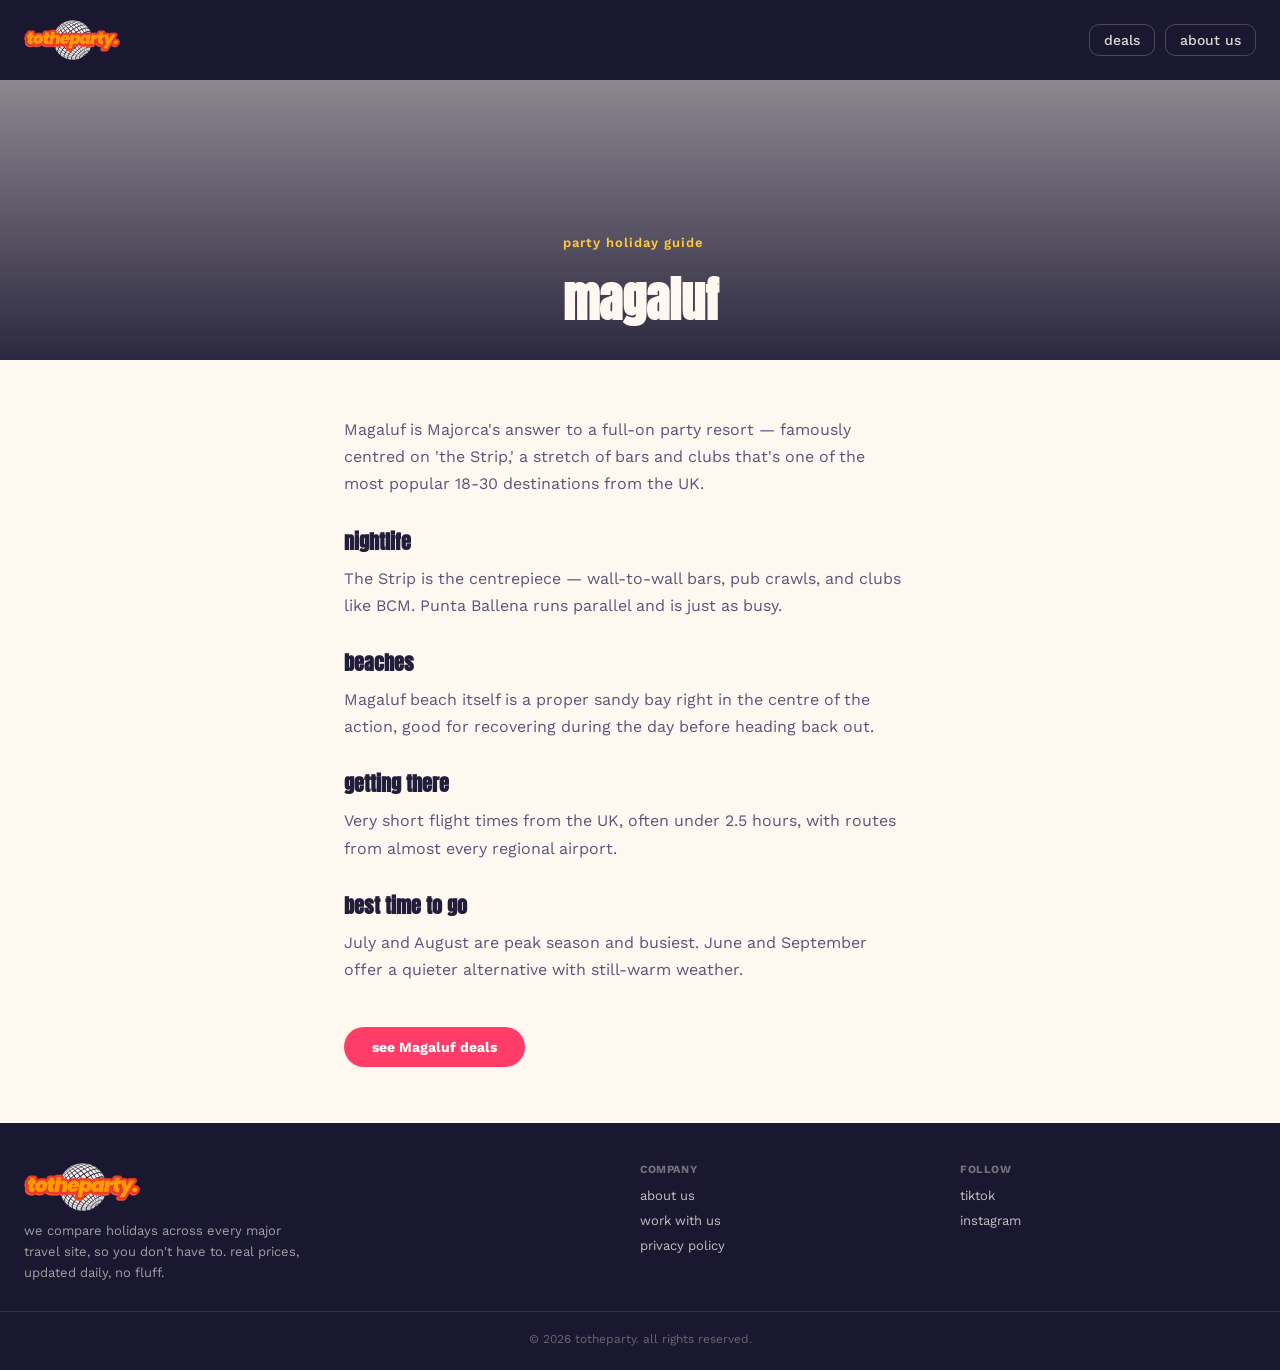
<file: magaluf.html>
<!DOCTYPE html>
<html lang="en">
<head>
<meta charset="UTF-8">
<meta name="viewport" content="width=device-width, initial-scale=1.0">
<title>Magaluf party holidays — ToTheParty</title>
<link rel="preconnect" href="https://fonts.googleapis.com">
<link rel="preconnect" href="https://fonts.gstatic.com" crossorigin>
<link href="https://fonts.googleapis.com/css2?family=Anton&family=Work+Sans:wght@400;500;600;700&display=swap" rel="stylesheet">
<link rel="stylesheet" href="styles.css">
<link rel="icon" href="favicon.ico" sizes="any">
<link rel="icon" href="favicon-32x32.png" type="image/png" sizes="32x32">
<link rel="icon" href="favicon-16x16.png" type="image/png" sizes="16x16">
<link rel="apple-touch-icon" href="apple-touch-icon.png">
<!-- Google tag (gtag.js) -->
<script>
  window.dataLayer = window.dataLayer || [];
  function gtag(){dataLayer.push(arguments);}
</script>
<script async src="https://www.googletagmanager.com/gtag/js?id=G-LF48896FDL"></script>
<script>
  gtag('js', new Date());
  gtag('config', 'G-LF48896FDL');
</script>
</head>
<body>
<header class="site-header">
  <div class="wrap header-inner">
    <a href="index.html" class="logo"><img src="logo-header.png" alt="ToTheParty" class="logo-img"></a>
    <nav class="main-nav">
      <a href="index.html#deals">deals</a>
      <a href="about.html">about us</a>
    </nav>
  </div>
</header>

<section class="dest-hero" style="background-image: url('https://picsum.photos/seed/magaluf-hero/1200/500')">
  <div class="wrap dest-hero-inner">
    <p class="eyebrow">party holiday guide</p>
    <h1 class="dest-hero-title">Magaluf</h1>
  </div>
</section>

<section class="page-content">
  <div class="wrap dest-content">
    <p class="page-text">Magaluf is Majorca's answer to a full-on party resort — famously centred on 'the Strip,' a stretch of bars and clubs that's one of the most popular 18-30 destinations from the UK.</p>

    <h2 class="dest-subhead">nightlife</h2>
    <p class="page-text">The Strip is the centrepiece — wall-to-wall bars, pub crawls, and clubs like BCM. Punta Ballena runs parallel and is just as busy.</p>

    <h2 class="dest-subhead">beaches</h2>
    <p class="page-text">Magaluf beach itself is a proper sandy bay right in the centre of the action, good for recovering during the day before heading back out.</p>

    <h2 class="dest-subhead">getting there</h2>
    <p class="page-text">Very short flight times from the UK, often under 2.5 hours, with routes from almost every regional airport.</p>

    <h2 class="dest-subhead">best time to go</h2>
    <p class="page-text">July and August are peak season and busiest. June and September offer a quieter alternative with still-warm weather.</p>

    <a href="index.html?dest=Magaluf#deals" class="dest-cta">see Magaluf deals</a>
  </div>
</section>

<footer class="site-footer">
  <div class="wrap footer-grid">
    <div class="footer-brand">
      <a href="index.html" class="logo"><img src="logo-footer.png" alt="ToTheParty" class="logo-img logo-img-footer"></a>
      <p>we compare holidays across every major travel site, so you don't have to. real prices, updated daily, no fluff.</p>
    </div>
    <div class="footer-links">
      <span class="footer-heading">company</span>
      <a href="about.html">about us</a>
      <a href="work-with-us.html">work with us</a>
      <a href="privacy.html">privacy policy</a>
    </div>
    <div class="footer-links">
      <span class="footer-heading">follow</span>
      <a href="https://tiktok.com" target="_blank" rel="noopener">tiktok</a>
      <a href="https://instagram.com" target="_blank" rel="noopener">instagram</a>
    </div>
  </div>
  <div class="wrap">
    <p class="footer-copyright">© 2026 totheparty. all rights reserved.</p>
  </div>
</footer>
</body>
</html>
</file>
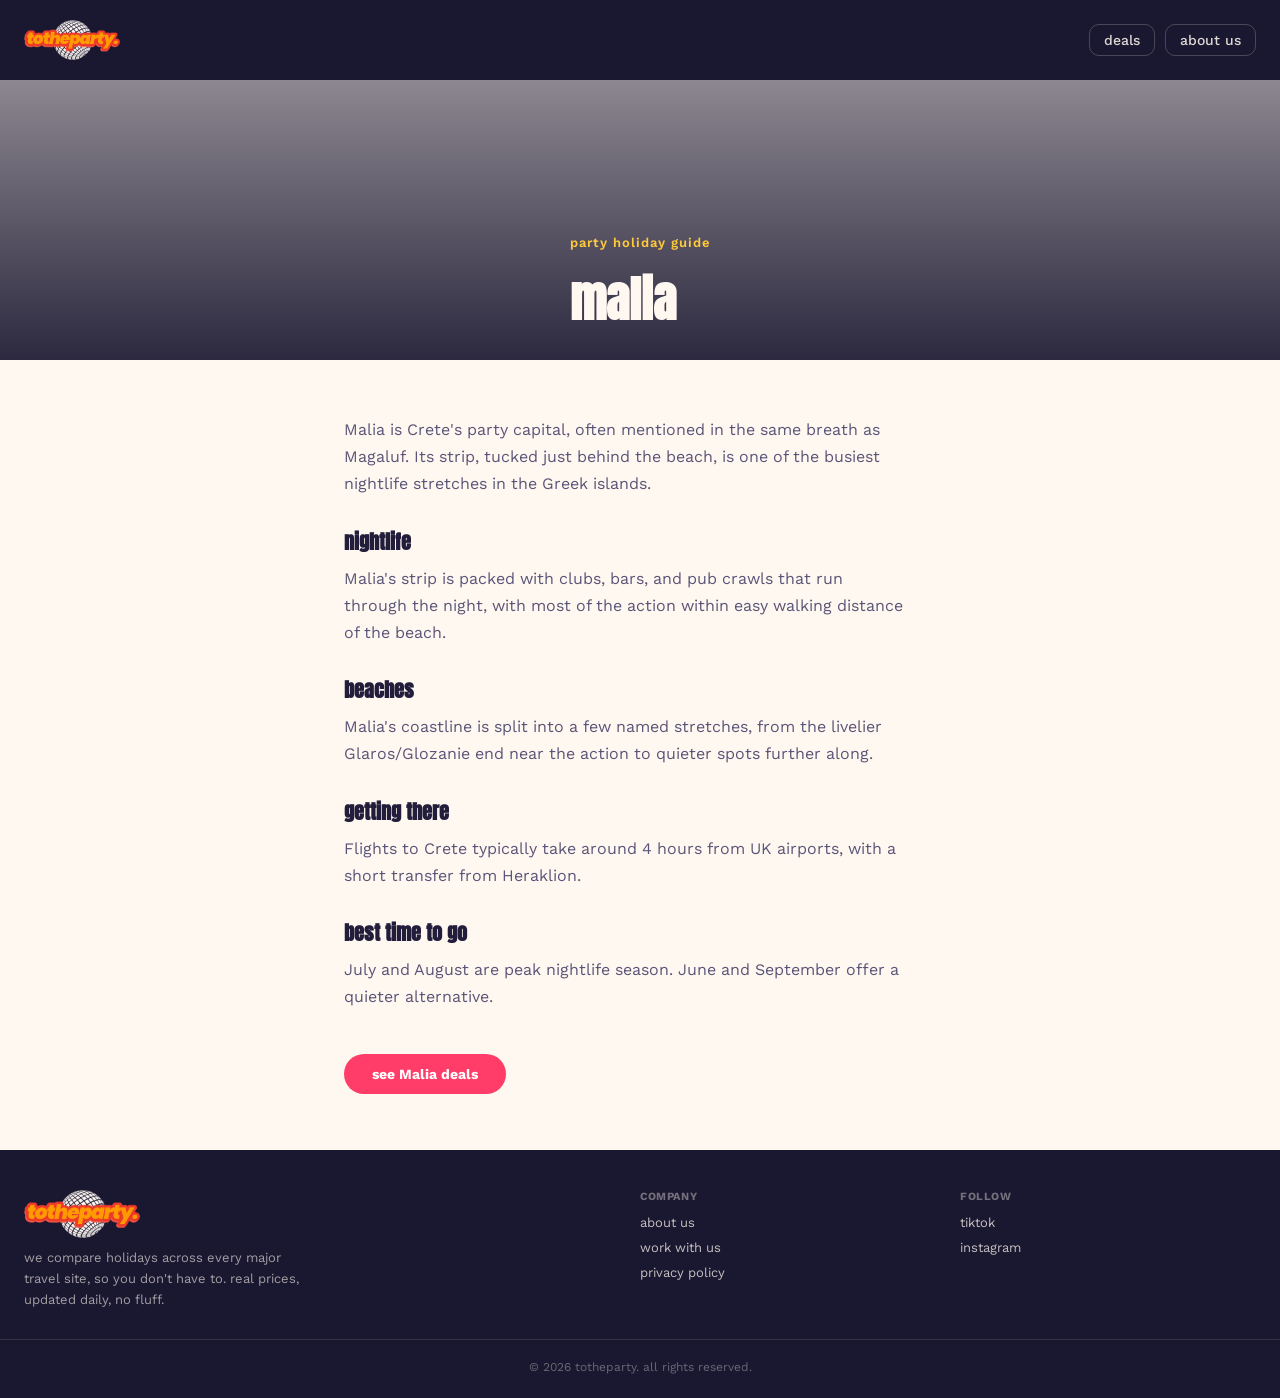
<file: malia.html>
<!DOCTYPE html>
<html lang="en">
<head>
<meta charset="UTF-8">
<meta name="viewport" content="width=device-width, initial-scale=1.0">
<title>Malia party holidays — ToTheParty</title>
<link rel="preconnect" href="https://fonts.googleapis.com">
<link rel="preconnect" href="https://fonts.gstatic.com" crossorigin>
<link href="https://fonts.googleapis.com/css2?family=Anton&family=Work+Sans:wght@400;500;600;700&display=swap" rel="stylesheet">
<link rel="stylesheet" href="styles.css">
<link rel="icon" href="favicon.ico" sizes="any">
<link rel="icon" href="favicon-32x32.png" type="image/png" sizes="32x32">
<link rel="icon" href="favicon-16x16.png" type="image/png" sizes="16x16">
<link rel="apple-touch-icon" href="apple-touch-icon.png">
<!-- Google tag (gtag.js) -->
<script>
  window.dataLayer = window.dataLayer || [];
  function gtag(){dataLayer.push(arguments);}
</script>
<script async src="https://www.googletagmanager.com/gtag/js?id=G-LF48896FDL"></script>
<script>
  gtag('js', new Date());
  gtag('config', 'G-LF48896FDL');
</script>
</head>
<body>
<header class="site-header">
  <div class="wrap header-inner">
    <a href="index.html" class="logo"><img src="logo-header.png" alt="ToTheParty" class="logo-img"></a>
    <nav class="main-nav">
      <a href="index.html#deals">deals</a>
      <a href="about.html">about us</a>
    </nav>
  </div>
</header>

<section class="dest-hero" style="background-image: url('https://picsum.photos/seed/malia-hero/1200/500')">
  <div class="wrap dest-hero-inner">
    <p class="eyebrow">party holiday guide</p>
    <h1 class="dest-hero-title">Malia</h1>
  </div>
</section>

<section class="page-content">
  <div class="wrap dest-content">
    <p class="page-text">Malia is Crete's party capital, often mentioned in the same breath as Magaluf. Its strip, tucked just behind the beach, is one of the busiest nightlife stretches in the Greek islands.</p>

    <h2 class="dest-subhead">nightlife</h2>
    <p class="page-text">Malia's strip is packed with clubs, bars, and pub crawls that run through the night, with most of the action within easy walking distance of the beach.</p>

    <h2 class="dest-subhead">beaches</h2>
    <p class="page-text">Malia's coastline is split into a few named stretches, from the livelier Glaros/Glozanie end near the action to quieter spots further along.</p>

    <h2 class="dest-subhead">getting there</h2>
    <p class="page-text">Flights to Crete typically take around 4 hours from UK airports, with a short transfer from Heraklion.</p>

    <h2 class="dest-subhead">best time to go</h2>
    <p class="page-text">July and August are peak nightlife season. June and September offer a quieter alternative.</p>

    <a href="index.html?dest=Malia#deals" class="dest-cta">see Malia deals</a>
  </div>
</section>

<footer class="site-footer">
  <div class="wrap footer-grid">
    <div class="footer-brand">
      <a href="index.html" class="logo"><img src="logo-footer.png" alt="ToTheParty" class="logo-img logo-img-footer"></a>
      <p>we compare holidays across every major travel site, so you don't have to. real prices, updated daily, no fluff.</p>
    </div>
    <div class="footer-links">
      <span class="footer-heading">company</span>
      <a href="about.html">about us</a>
      <a href="work-with-us.html">work with us</a>
      <a href="privacy.html">privacy policy</a>
    </div>
    <div class="footer-links">
      <span class="footer-heading">follow</span>
      <a href="https://tiktok.com" target="_blank" rel="noopener">tiktok</a>
      <a href="https://instagram.com" target="_blank" rel="noopener">instagram</a>
    </div>
  </div>
  <div class="wrap">
    <p class="footer-copyright">© 2026 totheparty. all rights reserved.</p>
  </div>
</footer>
</body>
</html>
</file>
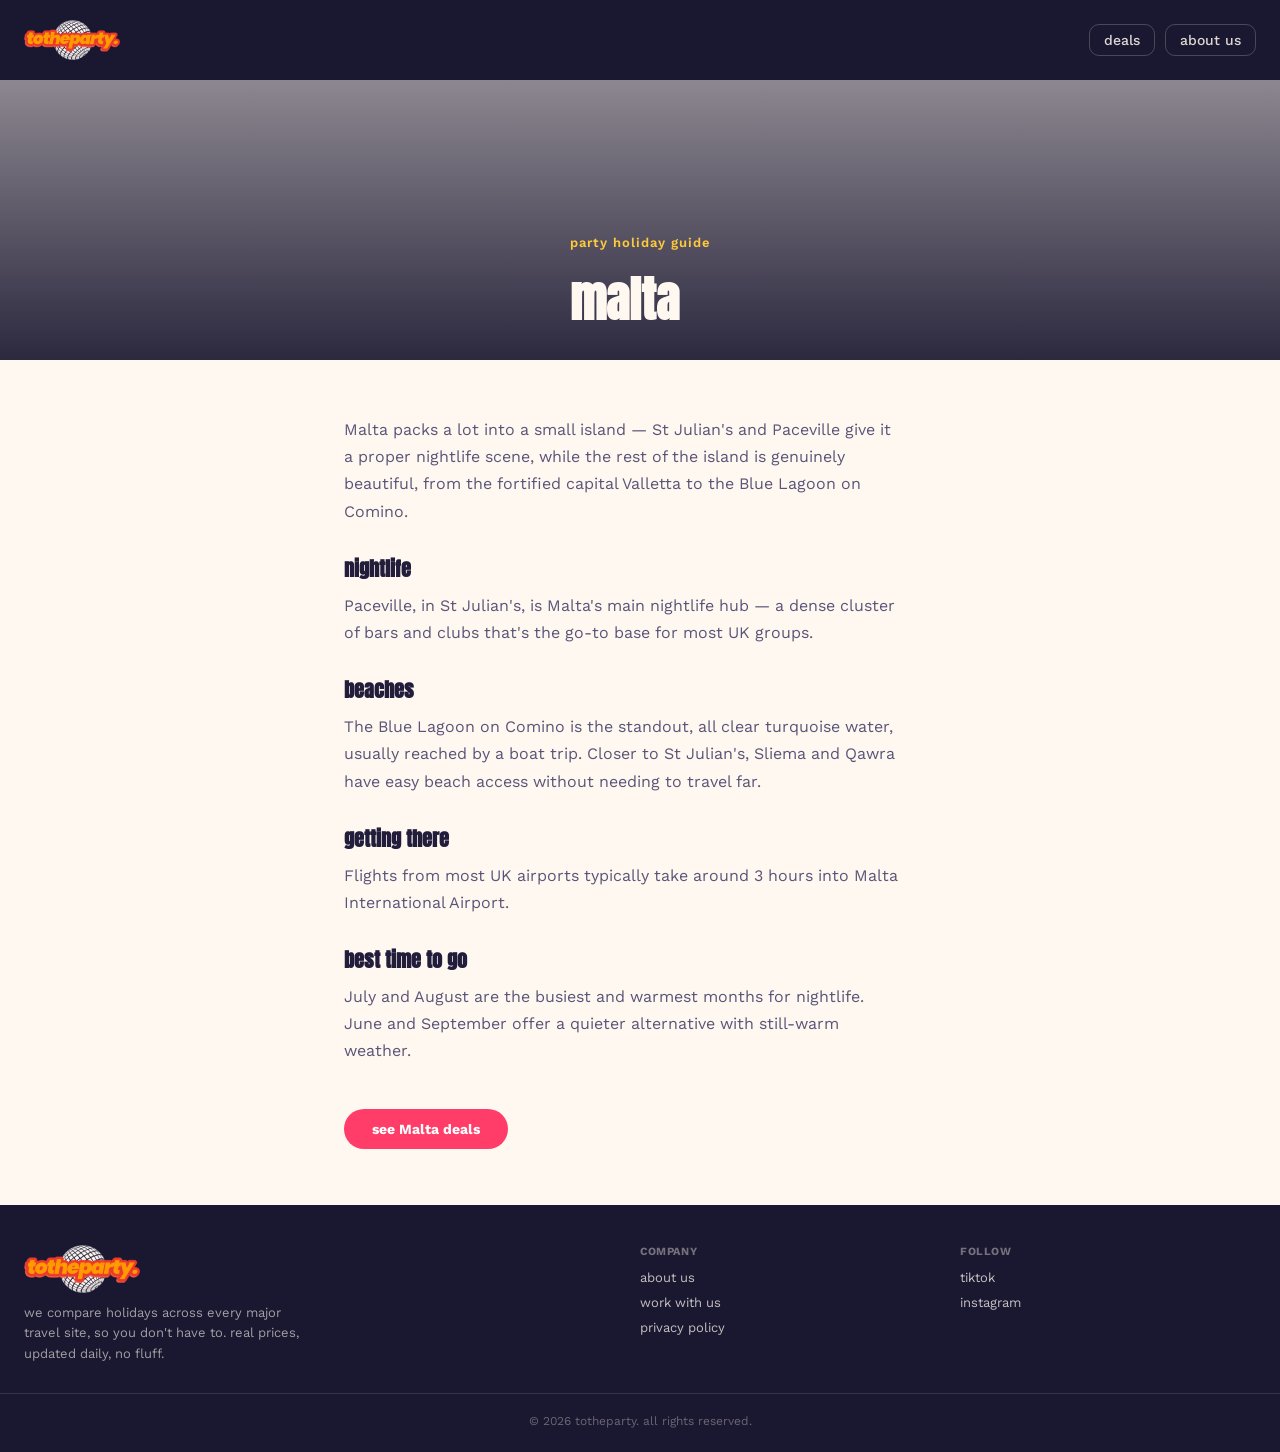
<file: malta.html>
<!DOCTYPE html>
<html lang="en">
<head>
<meta charset="UTF-8">
<meta name="viewport" content="width=device-width, initial-scale=1.0">
<title>Malta party holidays — ToTheParty</title>
<link rel="preconnect" href="https://fonts.googleapis.com">
<link rel="preconnect" href="https://fonts.gstatic.com" crossorigin>
<link href="https://fonts.googleapis.com/css2?family=Anton&family=Work+Sans:wght@400;500;600;700&display=swap" rel="stylesheet">
<link rel="stylesheet" href="styles.css">
<link rel="icon" href="favicon.ico" sizes="any">
<link rel="icon" href="favicon-32x32.png" type="image/png" sizes="32x32">
<link rel="icon" href="favicon-16x16.png" type="image/png" sizes="16x16">
<link rel="apple-touch-icon" href="apple-touch-icon.png">
<!-- Google tag (gtag.js) -->
<script>
  window.dataLayer = window.dataLayer || [];
  function gtag(){dataLayer.push(arguments);}
</script>
<script async src="https://www.googletagmanager.com/gtag/js?id=G-LF48896FDL"></script>
<script>
  gtag('js', new Date());
  gtag('config', 'G-LF48896FDL');
</script>
</head>
<body>
<header class="site-header">
  <div class="wrap header-inner">
    <a href="index.html" class="logo"><img src="logo-header.png" alt="ToTheParty" class="logo-img"></a>
    <nav class="main-nav">
      <a href="index.html#deals">deals</a>
      <a href="about.html">about us</a>
    </nav>
  </div>
</header>

<section class="dest-hero" style="background-image: url('https://picsum.photos/seed/malta-hero/1200/500')">
  <div class="wrap dest-hero-inner">
    <p class="eyebrow">party holiday guide</p>
    <h1 class="dest-hero-title">Malta</h1>
  </div>
</section>

<section class="page-content">
  <div class="wrap dest-content">
    <p class="page-text">Malta packs a lot into a small island — St Julian's and Paceville give it a proper nightlife scene, while the rest of the island is genuinely beautiful, from the fortified capital Valletta to the Blue Lagoon on Comino.</p>

    <h2 class="dest-subhead">nightlife</h2>
    <p class="page-text">Paceville, in St Julian's, is Malta's main nightlife hub — a dense cluster of bars and clubs that's the go-to base for most UK groups.</p>

    <h2 class="dest-subhead">beaches</h2>
    <p class="page-text">The Blue Lagoon on Comino is the standout, all clear turquoise water, usually reached by a boat trip. Closer to St Julian's, Sliema and Qawra have easy beach access without needing to travel far.</p>

    <h2 class="dest-subhead">getting there</h2>
    <p class="page-text">Flights from most UK airports typically take around 3 hours into Malta International Airport.</p>

    <h2 class="dest-subhead">best time to go</h2>
    <p class="page-text">July and August are the busiest and warmest months for nightlife. June and September offer a quieter alternative with still-warm weather.</p>

    <a href="index.html?dest=Malta#deals" class="dest-cta">see Malta deals</a>
  </div>
</section>

<footer class="site-footer">
  <div class="wrap footer-grid">
    <div class="footer-brand">
      <a href="index.html" class="logo"><img src="logo-footer.png" alt="ToTheParty" class="logo-img logo-img-footer"></a>
      <p>we compare holidays across every major travel site, so you don't have to. real prices, updated daily, no fluff.</p>
    </div>
    <div class="footer-links">
      <span class="footer-heading">company</span>
      <a href="about.html">about us</a>
      <a href="work-with-us.html">work with us</a>
      <a href="privacy.html">privacy policy</a>
    </div>
    <div class="footer-links">
      <span class="footer-heading">follow</span>
      <a href="https://tiktok.com" target="_blank" rel="noopener">tiktok</a>
      <a href="https://instagram.com" target="_blank" rel="noopener">instagram</a>
    </div>
  </div>
  <div class="wrap">
    <p class="footer-copyright">© 2026 totheparty. all rights reserved.</p>
  </div>
</footer>
</body>
</html>
</file>
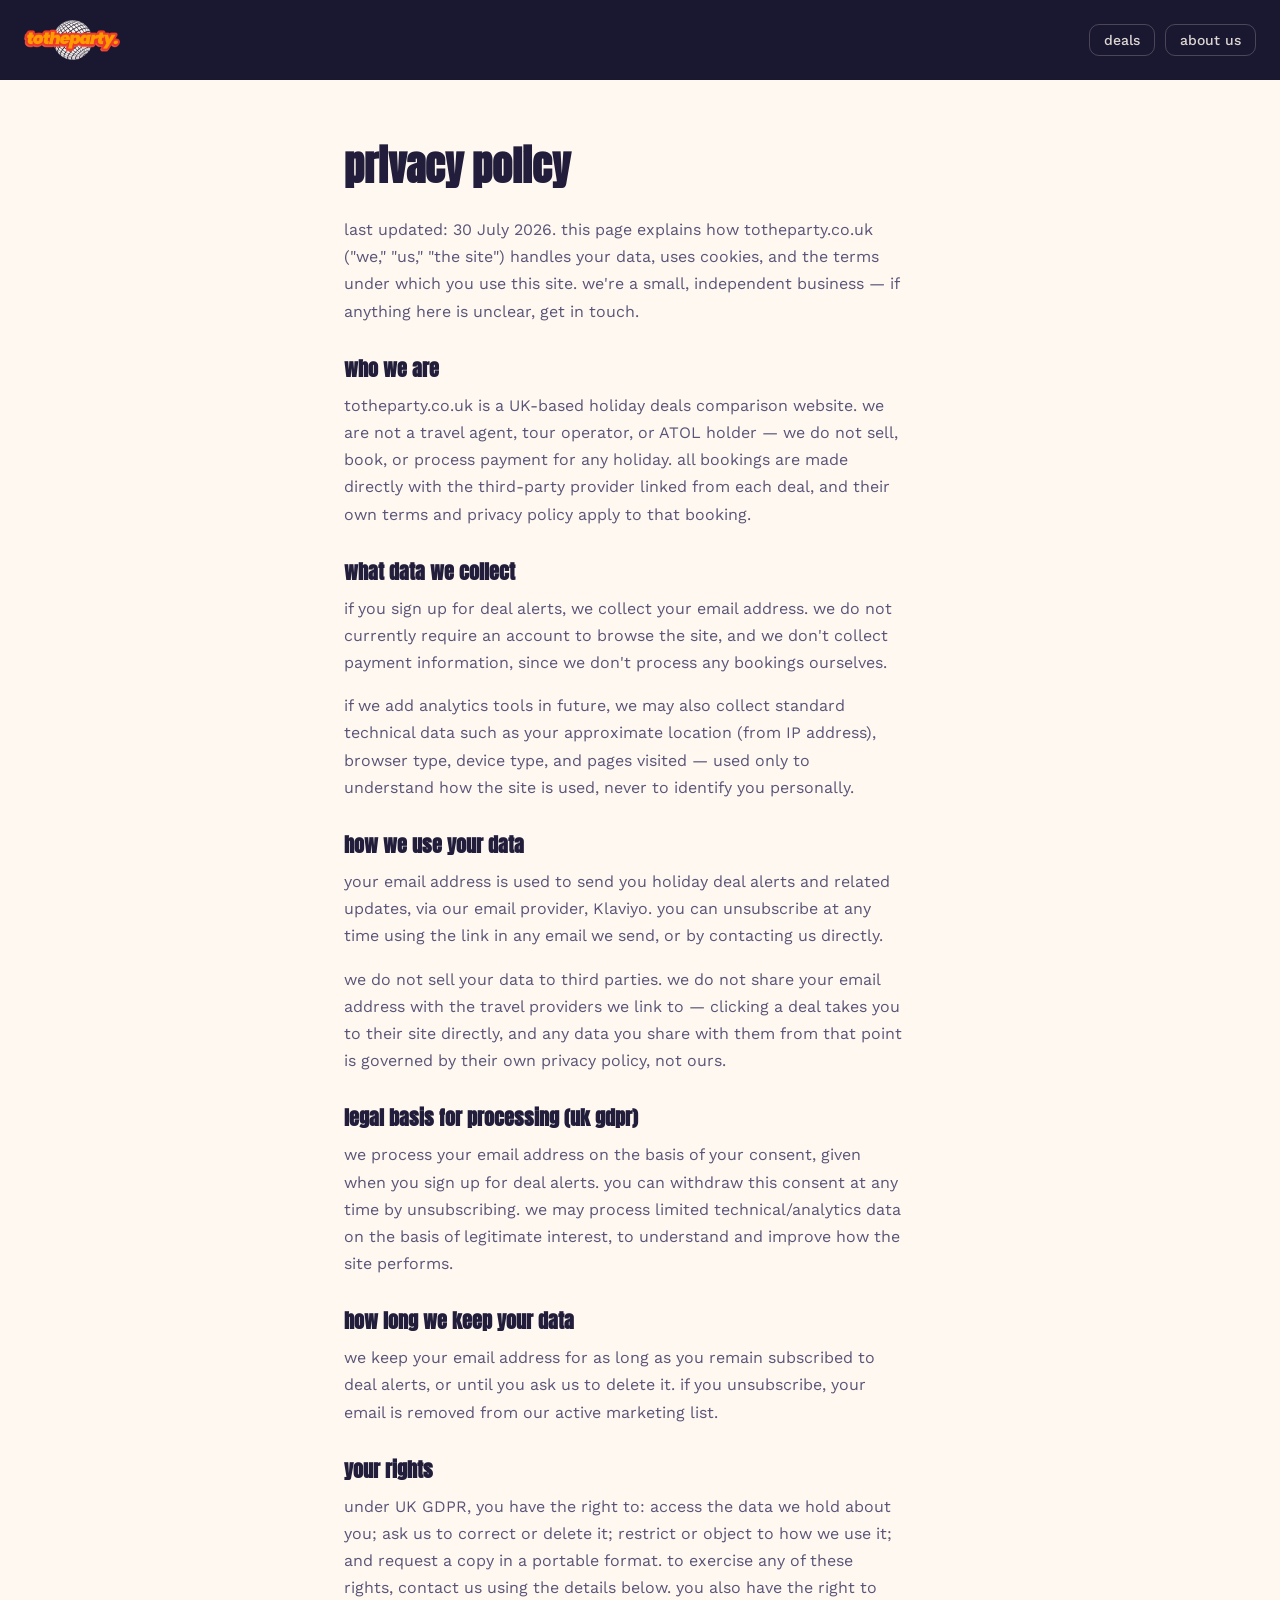
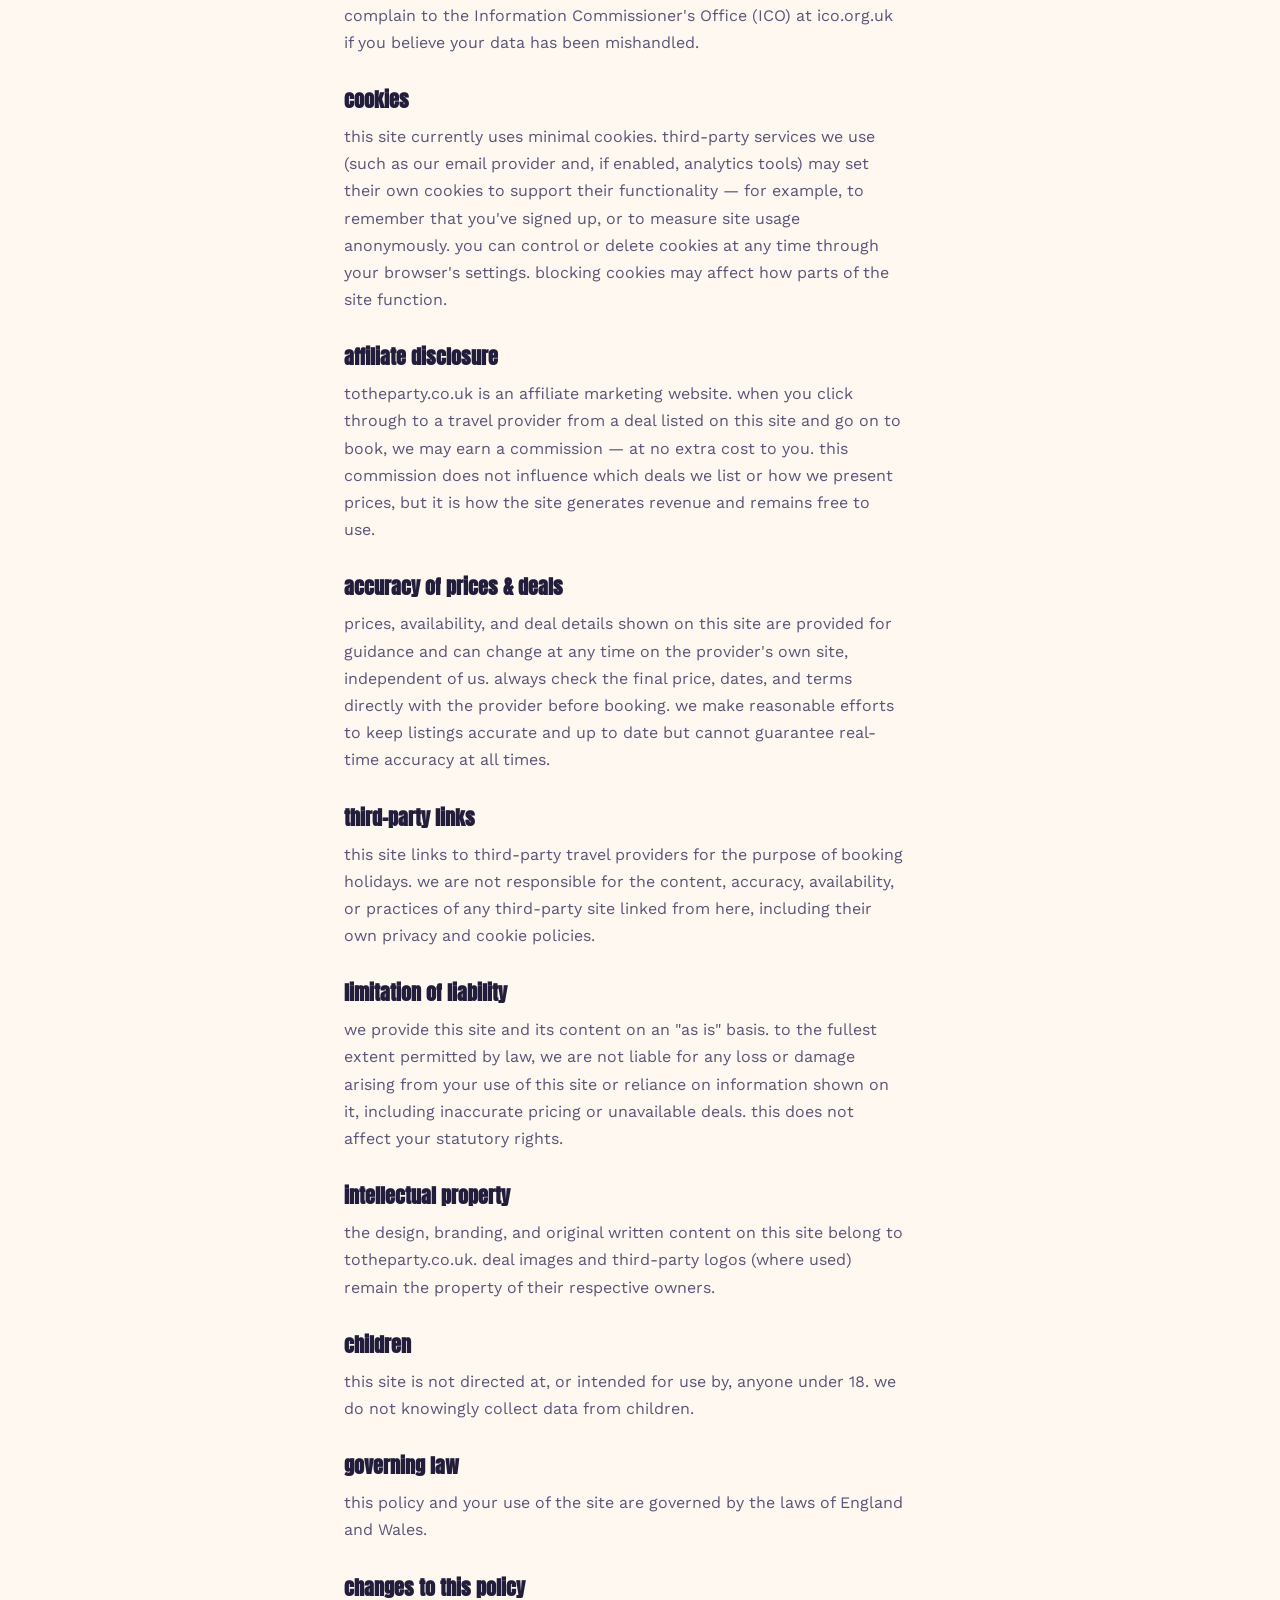
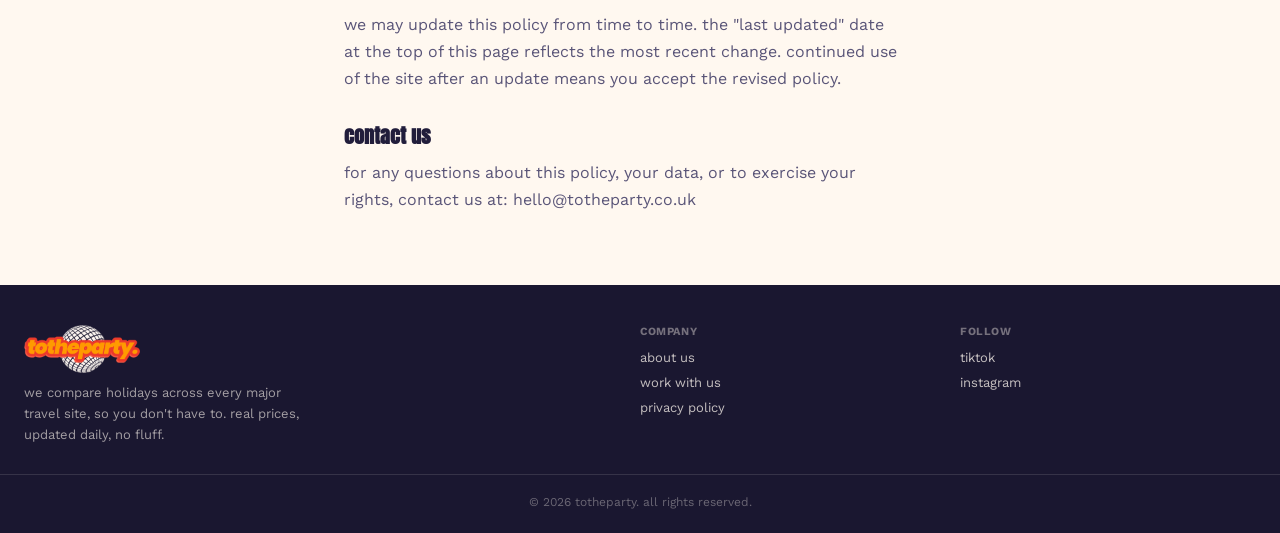
<file: privacy.html>
<!DOCTYPE html>
<html lang="en">
<head>
<meta charset="UTF-8">
<meta name="viewport" content="width=device-width, initial-scale=1.0">
<title>Privacy Policy — ToTheParty</title>
<link rel="preconnect" href="https://fonts.googleapis.com">
<link rel="preconnect" href="https://fonts.gstatic.com" crossorigin>
<link href="https://fonts.googleapis.com/css2?family=Anton&family=Work+Sans:wght@400;500;600;700&display=swap" rel="stylesheet">
<link rel="stylesheet" href="styles.css">
<link rel="icon" href="favicon.ico" sizes="any">
<link rel="icon" href="favicon-32x32.png" type="image/png" sizes="32x32">
<link rel="icon" href="favicon-16x16.png" type="image/png" sizes="16x16">
<link rel="apple-touch-icon" href="apple-touch-icon.png">
<!-- Google tag (gtag.js) -->
<script>
  window.dataLayer = window.dataLayer || [];
  function gtag(){dataLayer.push(arguments);}
</script>
<script async src="https://www.googletagmanager.com/gtag/js?id=G-LF48896FDL"></script>
<script>
  gtag('js', new Date());
  gtag('config', 'G-LF48896FDL');
</script>
</head>
<body>
<header class="site-header">
  <div class="wrap header-inner">
    <a href="index.html" class="logo"><img src="logo-header.png" alt="ToTheParty" class="logo-img"></a>
    <nav class="main-nav">
      <a href="index.html#deals">deals</a>
      <a href="about.html">about us</a>
    </nav>
  </div>
</header>
<section class="page-content">
  <div class="wrap dest-content">
    <h1 class="page-title">privacy policy</h1>
    <p class="page-text">last updated: 30 July 2026. this page explains how totheparty.co.uk ("we," "us," "the site") handles your data, uses cookies, and the terms under which you use this site. we're a small, independent business — if anything here is unclear, get in touch.</p>

    <h2 class="dest-subhead">who we are</h2>
    <p class="page-text">totheparty.co.uk is a UK-based holiday deals comparison website. we are not a travel agent, tour operator, or ATOL holder — we do not sell, book, or process payment for any holiday. all bookings are made directly with the third-party provider linked from each deal, and their own terms and privacy policy apply to that booking.</p>

    <h2 class="dest-subhead">what data we collect</h2>
    <p class="page-text">if you sign up for deal alerts, we collect your email address. we do not currently require an account to browse the site, and we don't collect payment information, since we don't process any bookings ourselves.</p>
    <p class="page-text">if we add analytics tools in future, we may also collect standard technical data such as your approximate location (from IP address), browser type, device type, and pages visited — used only to understand how the site is used, never to identify you personally.</p>

    <h2 class="dest-subhead">how we use your data</h2>
    <p class="page-text">your email address is used to send you holiday deal alerts and related updates, via our email provider, Klaviyo. you can unsubscribe at any time using the link in any email we send, or by contacting us directly.</p>
    <p class="page-text">we do not sell your data to third parties. we do not share your email address with the travel providers we link to — clicking a deal takes you to their site directly, and any data you share with them from that point is governed by their own privacy policy, not ours.</p>

    <h2 class="dest-subhead">legal basis for processing (UK GDPR)</h2>
    <p class="page-text">we process your email address on the basis of your consent, given when you sign up for deal alerts. you can withdraw this consent at any time by unsubscribing. we may process limited technical/analytics data on the basis of legitimate interest, to understand and improve how the site performs.</p>

    <h2 class="dest-subhead">how long we keep your data</h2>
    <p class="page-text">we keep your email address for as long as you remain subscribed to deal alerts, or until you ask us to delete it. if you unsubscribe, your email is removed from our active marketing list.</p>

    <h2 class="dest-subhead">your rights</h2>
    <p class="page-text">under UK GDPR, you have the right to: access the data we hold about you; ask us to correct or delete it; restrict or object to how we use it; and request a copy in a portable format. to exercise any of these rights, contact us using the details below. you also have the right to complain to the Information Commissioner's Office (ICO) at ico.org.uk if you believe your data has been mishandled.</p>

    <h2 class="dest-subhead">cookies</h2>
    <p class="page-text">this site currently uses minimal cookies. third-party services we use (such as our email provider and, if enabled, analytics tools) may set their own cookies to support their functionality — for example, to remember that you've signed up, or to measure site usage anonymously. you can control or delete cookies at any time through your browser's settings. blocking cookies may affect how parts of the site function.</p>

    <h2 class="dest-subhead">affiliate disclosure</h2>
    <p class="page-text">totheparty.co.uk is an affiliate marketing website. when you click through to a travel provider from a deal listed on this site and go on to book, we may earn a commission — at no extra cost to you. this commission does not influence which deals we list or how we present prices, but it is how the site generates revenue and remains free to use.</p>

    <h2 class="dest-subhead">accuracy of prices &amp; deals</h2>
    <p class="page-text">prices, availability, and deal details shown on this site are provided for guidance and can change at any time on the provider's own site, independent of us. always check the final price, dates, and terms directly with the provider before booking. we make reasonable efforts to keep listings accurate and up to date but cannot guarantee real-time accuracy at all times.</p>

    <h2 class="dest-subhead">third-party links</h2>
    <p class="page-text">this site links to third-party travel providers for the purpose of booking holidays. we are not responsible for the content, accuracy, availability, or practices of any third-party site linked from here, including their own privacy and cookie policies.</p>

    <h2 class="dest-subhead">limitation of liability</h2>
    <p class="page-text">we provide this site and its content on an "as is" basis. to the fullest extent permitted by law, we are not liable for any loss or damage arising from your use of this site or reliance on information shown on it, including inaccurate pricing or unavailable deals. this does not affect your statutory rights.</p>

    <h2 class="dest-subhead">intellectual property</h2>
    <p class="page-text">the design, branding, and original written content on this site belong to totheparty.co.uk. deal images and third-party logos (where used) remain the property of their respective owners.</p>

    <h2 class="dest-subhead">children</h2>
    <p class="page-text">this site is not directed at, or intended for use by, anyone under 18. we do not knowingly collect data from children.</p>

    <h2 class="dest-subhead">governing law</h2>
    <p class="page-text">this policy and your use of the site are governed by the laws of England and Wales.</p>

    <h2 class="dest-subhead">changes to this policy</h2>
    <p class="page-text">we may update this policy from time to time. the "last updated" date at the top of this page reflects the most recent change. continued use of the site after an update means you accept the revised policy.</p>

    <h2 class="dest-subhead">contact us</h2>
    <p class="page-text">for any questions about this policy, your data, or to exercise your rights, contact us at: hello@totheparty.co.uk</p>
  </div>
</section>
<footer class="site-footer">
  <div class="wrap footer-grid">
    <div class="footer-brand">
      <a href="index.html" class="logo"><img src="logo-footer.png" alt="ToTheParty" class="logo-img logo-img-footer"></a>
      <p>we compare holidays across every major travel site, so you don't have to. real prices, updated daily, no fluff.</p>
    </div>
    <div class="footer-links">
      <span class="footer-heading">company</span>
      <a href="about.html">about us</a>
      <a href="work-with-us.html">work with us</a>
      <a href="privacy.html">privacy policy</a>
    </div>
    <div class="footer-links">
      <span class="footer-heading">follow</span>
      <a href="https://tiktok.com" target="_blank" rel="noopener">tiktok</a>
      <a href="https://instagram.com" target="_blank" rel="noopener">instagram</a>
    </div>
  </div>
  <div class="wrap">
    <p class="footer-copyright">© 2026 totheparty. all rights reserved.</p>
  </div>
</footer>
</body>
</html>
</file>
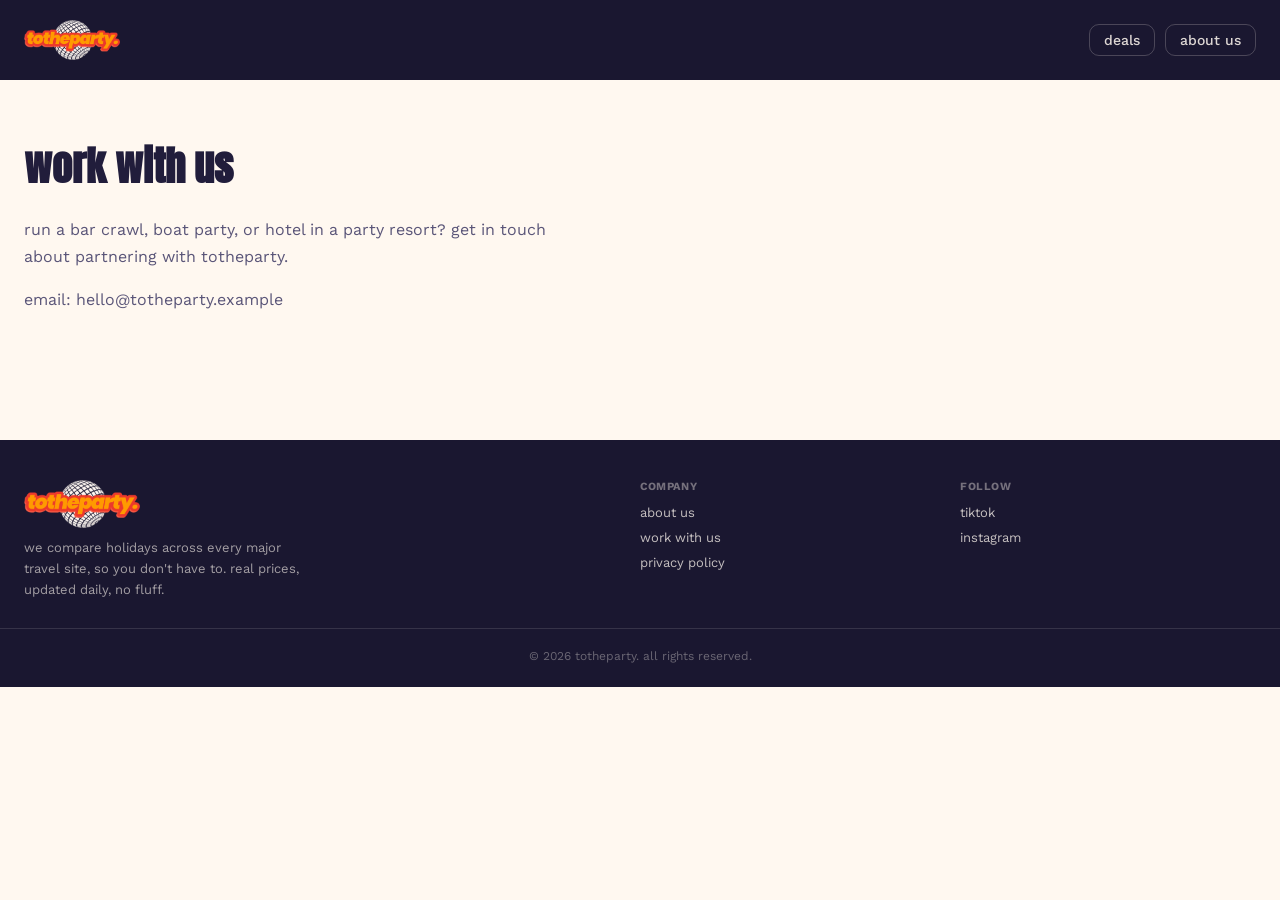
<file: work-with-us.html>
<!DOCTYPE html>
<html lang="en">
<head>
<meta charset="UTF-8">
<meta name="viewport" content="width=device-width, initial-scale=1.0">
<title>Work with us — ToTheParty</title>
<link rel="preconnect" href="https://fonts.googleapis.com">
<link rel="preconnect" href="https://fonts.gstatic.com" crossorigin>
<link href="https://fonts.googleapis.com/css2?family=Anton&family=Work+Sans:wght@400;500;600;700&display=swap" rel="stylesheet">
<link rel="stylesheet" href="styles.css">
<link rel="icon" href="favicon.ico" sizes="any">
<link rel="icon" href="favicon-32x32.png" type="image/png" sizes="32x32">
<link rel="icon" href="favicon-16x16.png" type="image/png" sizes="16x16">
<link rel="apple-touch-icon" href="apple-touch-icon.png">
<!-- Google tag (gtag.js) -->
<script>
  window.dataLayer = window.dataLayer || [];
  function gtag(){dataLayer.push(arguments);}
</script>
<script async src="https://www.googletagmanager.com/gtag/js?id=G-LF48896FDL"></script>
<script>
  gtag('js', new Date());
  gtag('config', 'G-LF48896FDL');
</script>
</head>
<body>
<header class="site-header">
  <div class="wrap header-inner">
    <a href="index.html" class="logo"><img src="logo-header.png" alt="ToTheParty" class="logo-img"></a>
    <nav class="main-nav">
      <a href="index.html#deals">deals</a>
      <a href="about.html">about us</a>
    </nav>
  </div>
</header>
<section class="page-content">
  <div class="wrap">
    <h1 class="page-title">work with us</h1>
    <p class="page-text">run a bar crawl, boat party, or hotel in a party resort? get in touch about partnering with totheparty.</p>
    <p class="page-text">email: hello@totheparty.example</p>
  </div>
</section>
<footer class="site-footer">
  <div class="wrap footer-grid">
    <div class="footer-brand">
      <a href="index.html" class="logo"><img src="logo-footer.png" alt="ToTheParty" class="logo-img logo-img-footer"></a>
      <p>we compare holidays across every major travel site, so you don't have to. real prices, updated daily, no fluff.</p>
    </div>
    <div class="footer-links">
      <span class="footer-heading">company</span>
      <a href="about.html">about us</a>
      <a href="work-with-us.html">work with us</a>
      <a href="privacy.html">privacy policy</a>
    </div>
    <div class="footer-links">
      <span class="footer-heading">follow</span>
      <a href="https://tiktok.com" target="_blank" rel="noopener">tiktok</a>
      <a href="https://instagram.com" target="_blank" rel="noopener">instagram</a>
    </div>
  </div>
  <div class="wrap">
    <p class="footer-copyright">© 2026 totheparty. all rights reserved.</p>
  </div>
</footer>
</body>
</html>
</file>
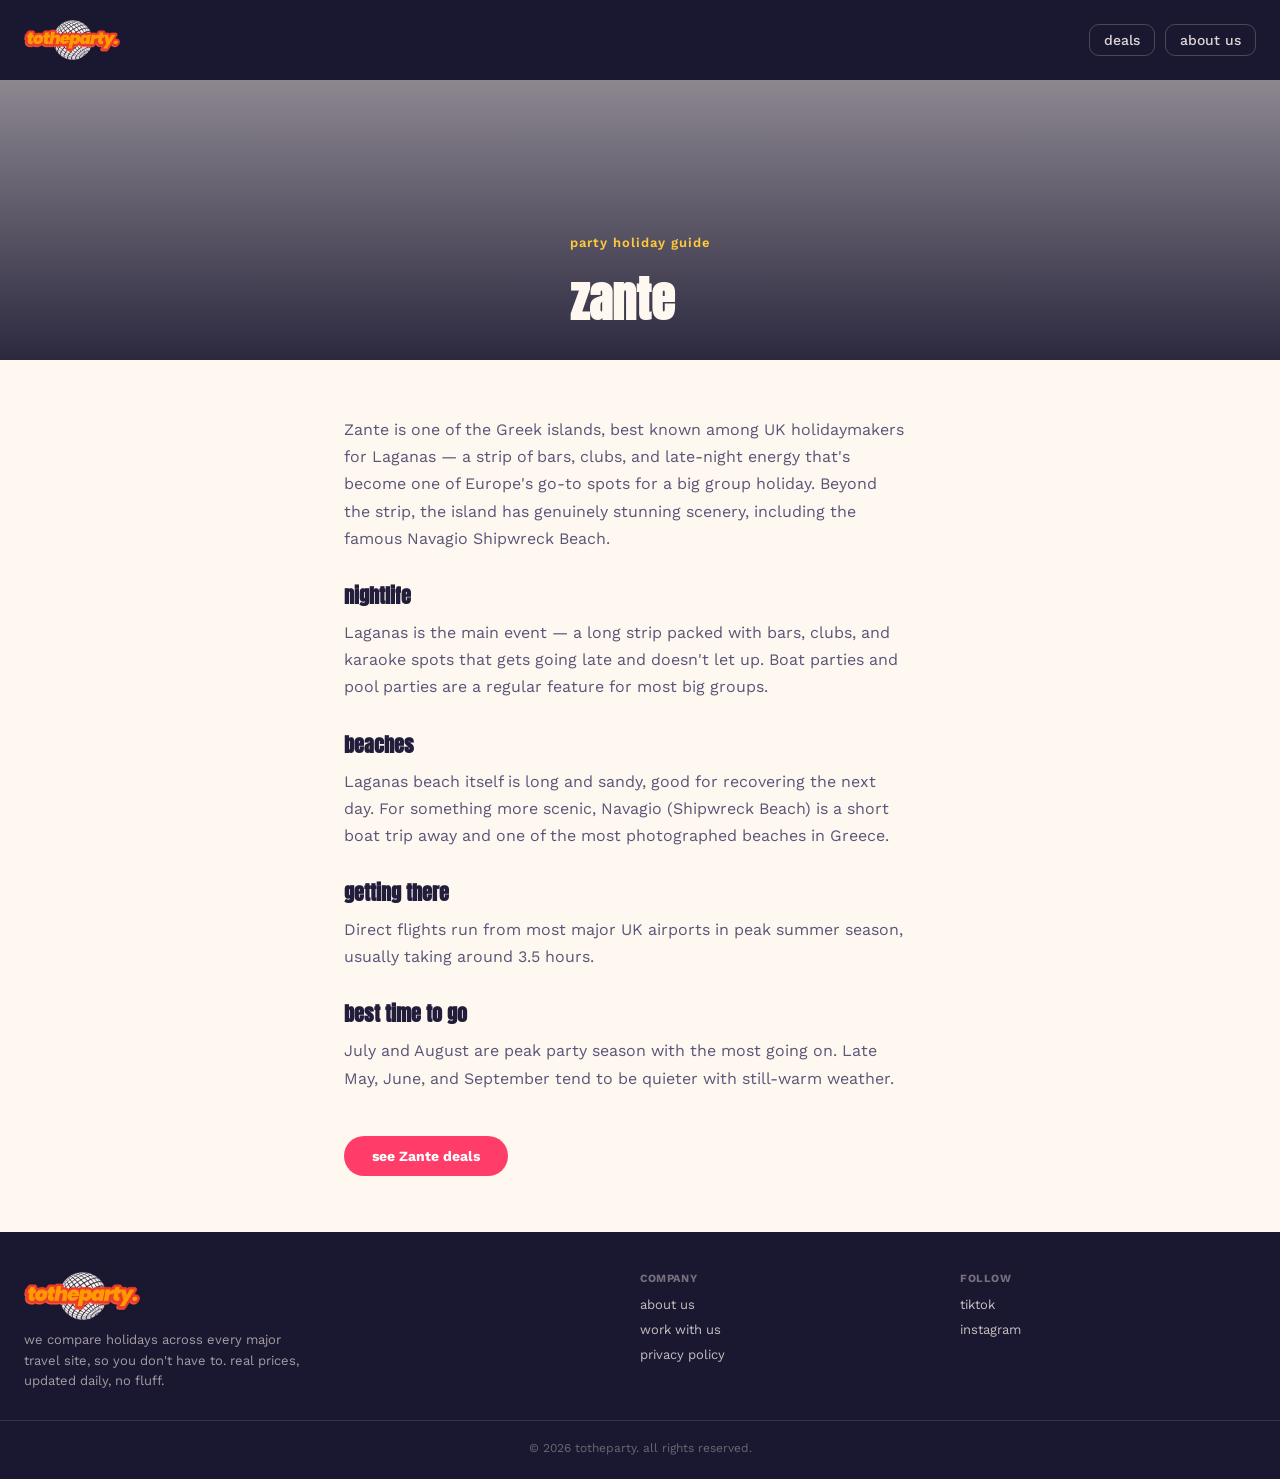
<file: zante.html>
<!DOCTYPE html>
<html lang="en">
<head>
<meta charset="UTF-8">
<meta name="viewport" content="width=device-width, initial-scale=1.0">
<title>Zante party holidays — ToTheParty</title>
<link rel="preconnect" href="https://fonts.googleapis.com">
<link rel="preconnect" href="https://fonts.gstatic.com" crossorigin>
<link href="https://fonts.googleapis.com/css2?family=Anton&family=Work+Sans:wght@400;500;600;700&display=swap" rel="stylesheet">
<link rel="stylesheet" href="styles.css">
<link rel="icon" href="favicon.ico" sizes="any">
<link rel="icon" href="favicon-32x32.png" type="image/png" sizes="32x32">
<link rel="icon" href="favicon-16x16.png" type="image/png" sizes="16x16">
<link rel="apple-touch-icon" href="apple-touch-icon.png">
<!-- Google tag (gtag.js) -->
<script>
  window.dataLayer = window.dataLayer || [];
  function gtag(){dataLayer.push(arguments);}
</script>
<script async src="https://www.googletagmanager.com/gtag/js?id=G-LF48896FDL"></script>
<script>
  gtag('js', new Date());
  gtag('config', 'G-LF48896FDL');
</script>
</head>
<body>
<header class="site-header">
  <div class="wrap header-inner">
    <a href="index.html" class="logo"><img src="logo-header.png" alt="ToTheParty" class="logo-img"></a>
    <nav class="main-nav">
      <a href="index.html#deals">deals</a>
      <a href="about.html">about us</a>
    </nav>
  </div>
</header>

<section class="dest-hero" style="background-image: url('https://picsum.photos/seed/zante-hero/1200/500')">
  <div class="wrap dest-hero-inner">
    <p class="eyebrow">party holiday guide</p>
    <h1 class="dest-hero-title">Zante</h1>
  </div>
</section>

<section class="page-content">
  <div class="wrap dest-content">
    <p class="page-text">Zante is one of the Greek islands, best known among UK holidaymakers for Laganas — a strip of bars, clubs, and late-night energy that's become one of Europe's go-to spots for a big group holiday. Beyond the strip, the island has genuinely stunning scenery, including the famous Navagio Shipwreck Beach.</p>

    <h2 class="dest-subhead">nightlife</h2>
    <p class="page-text">Laganas is the main event — a long strip packed with bars, clubs, and karaoke spots that gets going late and doesn't let up. Boat parties and pool parties are a regular feature for most big groups.</p>

    <h2 class="dest-subhead">beaches</h2>
    <p class="page-text">Laganas beach itself is long and sandy, good for recovering the next day. For something more scenic, Navagio (Shipwreck Beach) is a short boat trip away and one of the most photographed beaches in Greece.</p>

    <h2 class="dest-subhead">getting there</h2>
    <p class="page-text">Direct flights run from most major UK airports in peak summer season, usually taking around 3.5 hours.</p>

    <h2 class="dest-subhead">best time to go</h2>
    <p class="page-text">July and August are peak party season with the most going on. Late May, June, and September tend to be quieter with still-warm weather.</p>

    <a href="index.html?dest=Zante#deals" class="dest-cta">see Zante deals</a>
  </div>
</section>

<footer class="site-footer">
  <div class="wrap footer-grid">
    <div class="footer-brand">
      <a href="index.html" class="logo"><img src="logo-footer.png" alt="ToTheParty" class="logo-img logo-img-footer"></a>
      <p>we compare holidays across every major travel site, so you don't have to. real prices, updated daily, no fluff.</p>
    </div>
    <div class="footer-links">
      <span class="footer-heading">company</span>
      <a href="about.html">about us</a>
      <a href="work-with-us.html">work with us</a>
      <a href="privacy.html">privacy policy</a>
    </div>
    <div class="footer-links">
      <span class="footer-heading">follow</span>
      <a href="https://tiktok.com" target="_blank" rel="noopener">tiktok</a>
      <a href="https://instagram.com" target="_blank" rel="noopener">instagram</a>
    </div>
  </div>
  <div class="wrap">
    <p class="footer-copyright">© 2026 totheparty. all rights reserved.</p>
  </div>
</footer>
</body>
</html>
</file>
<file: styles.css>
:root {
  --night: #1A1730;
  --night-2: #241F42;
  --hot-pink: #FF3D68;
  --sunset: #FF6B35;
  --sun: #FFC93C;
  --cream: #FFF8F0;
  --ink: #211D3B;
  --ink-soft: #5A5578;
  --line: rgba(33, 29, 59, 0.12);
}

* { box-sizing: border-box; margin: 0; padding: 0; }

.sr-only {
  position: absolute;
  width: 1px;
  height: 1px;
  padding: 0;
  margin: -1px;
  overflow: hidden;
  clip: rect(0, 0, 0, 0);
  white-space: nowrap;
  border: 0;
}

body {
  font-family: 'Work Sans', sans-serif;
  background: var(--cream);
  color: var(--ink);
  -webkit-font-smoothing: antialiased;
}

.wrap {
  max-width: 1320px;
  margin: 0 auto;
  padding: 0 24px;
}

a { text-decoration: none; color: inherit; }

/* Header */
.site-header {
  background: var(--night);
  padding: 20px 0;
}
.header-inner {
  display: flex;
  align-items: center;
  justify-content: space-between;
  gap: 10px;
}
.header-search {
  display: flex;
  align-items: center;
  flex: 1;
  min-width: 0;
  position: relative;
}
.header-search-input-icon {
  position: absolute;
  left: 14px;
  top: 50%;
  transform: translateY(-50%);
  font-size: 13px;
  opacity: 0.5;
  pointer-events: none;
}
.header-search input {
  width: 100%;
  font-family: inherit;
  font-size: 13px;
  padding: 9px 12px 9px 36px;
  border-radius: 100px;
  border: 1px solid rgba(255,248,240,0.15);
  background: rgba(255,248,240,0.08);
  color: var(--cream);
  min-width: 0;
}
.header-search input::placeholder { color: rgba(255,248,240,0.45); }
.header-search input:focus {
  outline: none;
  border-color: var(--hot-pink);
  background: rgba(255,248,240,0.12);
}
@media (min-width: 768px) {
  .header-search-input-icon { left: 16px; font-size: 14px; }
  .header-search input {
    font-size: 14px;
    padding: 10px 16px 10px 40px;
  }
}
.logo {
  font-family: 'Anton', sans-serif;
  font-size: 24px;
  letter-spacing: 0.5px;
  color: var(--cream);
  text-transform: lowercase;
  display: flex;
  align-items: center;
  gap: 9px;
}
.logo-mark { flex-shrink: 0; }
.logo-img { display: block; height: 40px; width: auto; }
.logo-img-footer { height: 48px; }
.logo span { color: var(--sun); }
.main-nav { display: flex; gap: 10px; }
.main-nav a {
  color: var(--cream);
  font-size: 14px;
  font-weight: 500;
  opacity: 0.85;
  border: 1px solid rgba(255,248,240,0.25);
  border-radius: 10px;
  padding: 7px 14px;
  transition: opacity 0.15s ease, border-color 0.15s ease;
}
.main-nav a:hover {
  opacity: 1;
  border-color: var(--hot-pink);
}

/* Hero */
.hero {
  background: var(--night);
  background-image: radial-gradient(circle at 85% 15%, rgba(255,201,60,0.18), transparent 45%),
                     radial-gradient(circle at 10% 90%, rgba(255,61,104,0.22), transparent 50%);
  padding: 32px 0 24px;
  position: relative;
  overflow: hidden;
}
.hero-art {
  position: absolute;
  left: 50%;
  top: 50%;
  transform: translate(-50%, -50%);
  height: 420px;
  width: 420px;
  pointer-events: none;
  z-index: 0;
  opacity: 0.5;
}
.hero-inner {
  position: relative;
  z-index: 1;
  overflow: visible;
  text-align: center;
  display: flex;
  flex-direction: column;
  align-items: center;
}
.eyebrow {
  color: var(--sun);
  font-size: 13px;
  font-weight: 600;
  letter-spacing: 1px;
  margin-bottom: 14px;
}
.hero-title {
  font-family: 'Anton', sans-serif;
  color: var(--cream);
  font-size: clamp(34px, 6.2vw, 96px);
  line-height: 1.05;
  letter-spacing: 0.5px;
  text-transform: lowercase;
  white-space: nowrap;
}
.hero-highlight {
  color: var(--sunset);
  animation: hero-glow 2.4s ease-in-out infinite;
}
@keyframes hero-glow {
  0%, 100% { text-shadow: 0 0 10px rgba(255,107,53,0.35); }
  50% { text-shadow: 0 0 26px rgba(255,107,53,0.85); }
}
.hero-sub {
  color: rgba(255,248,240,0.75);
  font-size: clamp(16px, 1.6vw, 24px);
  max-width: 640px;
  margin-top: 26px;
  line-height: 1.6;
}
.hero-divider {
  width: 60px;
  height: 3px;
  background: var(--hot-pink);
  border-radius: 100px;
  margin-top: 26px;
}
.hero-stats {
  display: flex;
  justify-content: center;
  gap: 56px;
  margin-top: 32px;
}
.stat { display: flex; flex-direction: column; align-items: center; min-width: 96px; }
.stat-num {
  font-family: 'Anton', sans-serif;
  color: var(--sun);
  font-size: clamp(28px, 3vw, 42px);
  text-transform: lowercase;
}
.stat-label {
  color: rgba(255,248,240,0.6);
  font-size: 13px;
  text-transform: uppercase;
  letter-spacing: 0.5px;
  margin-top: 4px;
}

/* Finder */
/* Category icon shortcuts */
.categories {
  background: var(--night);
  padding: 16px 0;
}
.category-row-wrap { position: relative; }
.category-fade { display: none; }
@media (max-width: 639px) {
  .category-fade {
    display: block;
    position: absolute;
    top: 0;
    right: 0;
    bottom: 4px;
    width: 52px;
    background: linear-gradient(90deg, transparent, var(--night) 80%);
    pointer-events: none;
  }
}
.category-row {
  display: flex;
  gap: 14px;
  overflow-x: auto;
  padding-bottom: 4px;
  padding-right: 40px;
  justify-content: flex-start;
}
@media (min-width: 640px) {
  .category-row { justify-content: center; padding-right: 0; gap: 24px; }
}
@media (min-width: 900px) {
  .category-row { gap: 64px; }
}
.category-btn {
  font-family: inherit;
  background: none;
  border: none;
  cursor: pointer;
  display: flex;
  flex-direction: column;
  align-items: center;
  gap: 8px;
  flex-shrink: 0;
  min-width: 70px;
}
.category-icon {
  width: 56px;
  height: 56px;
  border-radius: 50%;
  background: var(--night-2);
  border: 1.5px solid rgba(255,248,240,0.12);
  display: flex;
  align-items: center;
  justify-content: center;
  font-size: 22px;
  color: var(--sun);
  transition: border-color 0.15s ease, transform 0.15s ease;
}
.category-btn:hover .category-icon {
  border-color: var(--hot-pink);
  transform: translateY(-2px);
}
.category-btn.active .category-icon {
  background: var(--hot-pink);
  border-color: var(--hot-pink);
}
.category-label {
  font-size: 11px;
  font-weight: 600;
  color: rgba(255,248,240,0.75);
  text-align: center;
  line-height: 1.3;
}
.category-btn.active .category-label { color: var(--hot-pink); }

/* Finder */
.finder {
  background: var(--cream);
  padding: 18px 0 20px;
}
.finder-card {
  background: var(--night);
  border-radius: 16px 16px 0 0;
  overflow: hidden;
}
.finder-row {
  display: flex;
  align-items: center;
  gap: 14px;
  padding: 14px 18px;
  border-bottom: 1px solid rgba(255,248,240,0.08);
}
.finder-row:last-child { border-bottom: none; }
.finder-row-icon {
  font-size: 18px;
  width: 22px;
  text-align: center;
  flex-shrink: 0;
}
.finder-row-body {
  flex: 1;
  min-width: 0;
  position: relative;
}
.finder-row-body label {
  display: block;
  font-size: 11px;
  font-weight: 700;
  color: rgba(255,248,240,0.5);
  text-transform: uppercase;
  letter-spacing: 0.5px;
  margin-bottom: 2px;
}
.finder-row-body select {
  font-family: inherit;
  font-size: 15px;
  font-weight: 600;
  color: var(--cream);
  background: transparent;
  border: none;
  width: 100%;
  padding: 0;
  appearance: none;
  -webkit-appearance: none;
}
.finder-row-body select option { color: var(--ink); }
.finder-submit {
  font-family: inherit;
  font-size: 15px;
  font-weight: 700;
  padding: 15px 24px;
  min-height: 48px;
  width: 100%;
  border-radius: 0 0 16px 16px;
  border: none;
  background: var(--hot-pink);
  color: #fff;
  cursor: pointer;
  margin-top: 0;
}
.finder-submit:hover { background: #E5265A; }

.last-updated {
  text-align: center;
  font-size: 12px;
  color: var(--ink-soft);
  margin-top: 14px;
}

@media (min-width: 900px) {
  .finder-form {
    display: flex;
    align-items: stretch;
    gap: 0;
  }
  .finder-card {
    display: flex;
    flex: 1;
    border-radius: 100px 0 0 100px;
  }
  .finder-row {
    flex: 1;
    border-bottom: none;
    border-right: 1px solid rgba(255,248,240,0.08);
    padding: 12px 20px;
  }
  .finder-row:last-child { border-right: none; }
  .finder-submit {
    width: auto;
    white-space: nowrap;
    border-radius: 0 100px 100px 0;
    margin-top: 0;
    padding: 0 32px;
  }
}

/* Rating popover (nested inside a finder-row-body now) */
.rating-select {
  font-family: inherit;
  font-size: 15px;
  font-weight: 600;
  padding: 0;
  border: none;
  background: transparent;
  color: var(--cream);
  cursor: pointer;
  display: flex;
  align-items: center;
  justify-content: space-between;
  gap: 8px;
  width: 100%;
  text-align: left;
}
.rating-select-arrow { font-size: 11px; color: rgba(255,248,240,0.5); }
.rating-popover {
  position: absolute;
  width: 260px;
  background: #fff;
  border: 1.5px solid var(--line);
  border-radius: 12px;
  padding: 16px;
  box-shadow: 0 12px 28px rgba(26,23,48,0.25);
  z-index: 20;
}
.rating-popover-scale {
  display: flex;
  justify-content: space-between;
  margin-top: 8px;
  font-size: 11px;
  color: var(--ink-soft);
}

.rating-slider:focus-visible::-webkit-slider-thumb {
  outline: 2px solid var(--night);
  outline-offset: 2px;
}
.rating-slider:focus-visible::-moz-range-thumb {
  outline: 2px solid var(--night);
  outline-offset: 2px;
}

.rating-slider {
  -webkit-appearance: none;
  appearance: none;
  width: 100%;
  height: 6px;
  border-radius: 100px;
  background: var(--line);
  outline: none;
  margin-top: 4px;
}
.rating-slider::-webkit-slider-thumb {
  -webkit-appearance: none;
  appearance: none;
  width: 20px;
  height: 20px;
  border-radius: 50%;
  background: var(--hot-pink);
  cursor: pointer;
  border: 3px solid #fff;
  box-shadow: 0 1px 4px rgba(0,0,0,0.25);
}
.rating-slider::-moz-range-thumb {
  width: 20px;
  height: 20px;
  border-radius: 50%;
  background: var(--hot-pink);
  cursor: pointer;
  border: 3px solid #fff;
  box-shadow: 0 1px 4px rgba(0,0,0,0.25);
}

/* Filters */
/* Deals grid */
.deals-section { padding: 8px 0 64px; }
.deals-grid {
  display: grid;
  grid-template-columns: repeat(auto-fill, minmax(230px, 1fr));
  gap: 22px;
  margin-top: 24px;
}

.deal-card {
  border-radius: 14px;
  overflow: hidden;
  position: relative;
  display: block;
  min-height: 340px;
  transition: transform 0.15s ease, box-shadow 0.15s ease;
}
.deal-card:hover {
  transform: translateY(-3px);
  box-shadow: 0 12px 28px rgba(26,23,48,0.25);
}

.deal-image {
  height: 100%;
  min-height: 340px;
  background-size: cover;
  background-position: center;
  background-color: var(--night);
  position: relative;
  display: flex;
  flex-direction: column;
  justify-content: flex-end;
}
.deal-image::after {
  content: "";
  position: absolute;
  inset: 0;
  background: linear-gradient(180deg, rgba(26,23,48,0.05) 0%, rgba(26,23,48,0.55) 55%, rgba(26,23,48,0.95) 100%);
  z-index: 0;
}

.deal-tag-overlay {
  position: absolute;
  top: 12px;
  left: 12px;
  display: inline-block;
  font-size: 11px;
  font-weight: 700;
  text-transform: uppercase;
  letter-spacing: 0.5px;
  padding: 5px 12px;
  border-radius: 100px;
  z-index: 2;
  box-shadow: 0 2px 8px rgba(0,0,0,0.2);
}
.deal-tag-overlay.hot { background: #FF3D68; color: #fff; }
.deal-tag-overlay.last-minute { background: var(--sun); color: var(--night); }
.deal-tag-overlay.new { background: #fff; color: var(--ink); }

.deal-hot-icon {
  position: absolute;
  top: 12px;
  right: 12px;
  width: 32px;
  height: 32px;
  border-radius: 50%;
  background: var(--hot-pink);
  display: flex;
  align-items: center;
  justify-content: center;
  font-size: 15px;
  z-index: 2;
  box-shadow: 0 2px 8px rgba(0,0,0,0.2);
}

.deal-overlay-content {
  position: relative;
  z-index: 1;
  padding: 18px;
}

.deal-headline {
  font-family: 'Anton', sans-serif;
  font-size: 21px;
  text-transform: lowercase;
  letter-spacing: 0.2px;
  color: var(--cream);
  line-height: 1.15;
  margin-bottom: 8px;
}
.deal-stars {
  font-size: 13px;
  color: #F5B700;
  letter-spacing: 1px;
  margin-bottom: 10px;
  display: flex;
  align-items: center;
  gap: 6px;
}
.deal-rating-num {
  font-size: 12px;
  color: rgba(255,248,240,0.7);
  letter-spacing: 0;
}
.deal-badges {
  display: flex;
  flex-wrap: wrap;
  gap: 6px;
  margin-bottom: 12px;
}
.badge {
  font-size: 11px;
  font-weight: 600;
  color: var(--cream);
  background: rgba(255,248,240,0.14);
  border: 1px solid rgba(255,248,240,0.2);
  padding: 4px 9px;
  border-radius: 100px;
}

.deal-price-row {
  display: flex;
  align-items: baseline;
  gap: 8px;
  flex-wrap: wrap;
}
.deal-card:active {
  transform: scale(0.98);
}
.deal-deposit {
  position: absolute;
  top: 52px;
  right: 12px;
  z-index: 2;
  font-size: 11px;
  font-weight: 700;
  color: var(--night);
  background: var(--cream);
  padding: 4px 10px;
  border-radius: 100px;
}

.deal-was {
  font-size: 13px;
  color: rgba(255,248,240,0.5);
  text-decoration: line-through;
}
.deal-now {
  font-family: 'Anton', sans-serif;
  font-size: 26px;
  color: var(--sun);
  line-height: 1;
  white-space: nowrap;
}
.deal-pp {
  font-size: 13px;
  color: rgba(255,248,240,0.6);
}

.deals-empty {
  text-align: center;
  color: var(--ink-soft);
  font-size: 14px;
  padding: 32px 0;
}
.pagination {
  display: flex;
  justify-content: center;
  gap: 10px;
  margin-top: 40px;
  flex-wrap: wrap;
}
.page-dot {
  font-family: inherit;
  font-size: 14px;
  font-weight: 700;
  width: 44px;
  height: 44px;
  border-radius: 50%;
  border: 1.5px solid var(--line);
  background: #fff;
  color: var(--ink-soft);
  cursor: pointer;
  display: flex;
  align-items: center;
  justify-content: center;
  transition: all 0.15s ease;
}
.page-dot:hover { border-color: var(--hot-pink); color: var(--hot-pink); }
.page-dot.active {
  background: var(--hot-pink);
  border-color: var(--hot-pink);
  color: #fff;
}

/* Popular destinations */
.popular { padding: 32px 0 56px; }
.popular h2 {
  font-family: 'Anton', sans-serif;
  font-size: 24px;
  text-transform: lowercase;
  margin-bottom: 18px;
}
.popular-grid {
  display: grid;
  grid-template-columns: repeat(auto-fit, minmax(220px, 1fr));
  gap: 16px;
}
.popular-card {
  font-family: inherit;
  text-align: left;
  background-size: cover;
  background-position: center;
  border: none;
  border-radius: 14px;
  padding: 20px;
  cursor: pointer;
  display: flex;
  flex-direction: column;
  justify-content: flex-end;
  gap: 8px;
  min-height: 160px;
  position: relative;
  overflow: hidden;
  text-decoration: none;
  transition: transform 0.2s ease, box-shadow 0.2s ease;
}
.popular-card::before {
  content: "";
  position: absolute;
  inset: 0;
  background: linear-gradient(180deg, rgba(26,23,48,0.35) 0%, rgba(26,23,48,0.88) 100%);
  transition: background 0.2s ease;
}
.popular-card:hover {
  transform: translateY(-6px);
  box-shadow: 0 14px 30px rgba(26,23,48,0.25);
}
.popular-card:hover::before {
  background: linear-gradient(180deg, rgba(255,61,104,0.25) 0%, rgba(26,23,48,0.9) 100%);
}
.popular-name, .popular-desc { position: relative; z-index: 1; }
.popular-name {
  font-family: 'Anton', sans-serif;
  font-size: 20px;
  color: var(--sun);
  text-transform: lowercase;
}
.popular-desc {
  font-size: 13px;
  color: rgba(255,248,240,0.75);
  line-height: 1.5;
}

/* Alerts */
.alerts {
  background: var(--hot-pink);
  padding: 56px 0;
}
.alerts-inner { text-align: center; max-width: 480px; margin: 0 auto; }
.alerts h2 {
  font-family: 'Anton', sans-serif;
  color: var(--night);
  font-size: 32px;
  text-transform: lowercase;
}
.alerts p {
  color: rgba(26,23,48,0.78);
  margin-top: 10px;
  font-size: 15px;
  font-weight: 500;
}
.alert-form {
  display: flex;
  gap: 10px;
  margin-top: 24px;
  flex-wrap: wrap;
  justify-content: center;
}
.alert-form input {
  font-family: inherit;
  font-size: 15px;
  padding: 12px 16px;
  border-radius: 100px;
  border: none;
  min-width: 240px;
  flex: 1;
}
.alert-form input:focus {
  outline: 3px solid var(--night);
  outline-offset: 2px;
}
.alert-form button {
  font-family: inherit;
  font-size: 15px;
  font-weight: 700;
  padding: 12px 24px;
  border-radius: 100px;
  border: none;
  background: var(--night);
  color: var(--cream);
  cursor: pointer;
}
.alert-form button:hover { background: #100D22; }
.alert-confirm {
  margin-top: 16px;
  color: var(--night);
  font-weight: 700;
}

/* Destination pages */
.dest-hero {
  height: 280px;
  background-size: cover;
  background-position: center;
  position: relative;
  display: flex;
  align-items: flex-end;
}
.dest-hero::before {
  content: "";
  position: absolute;
  inset: 0;
  background: linear-gradient(180deg, rgba(26,23,48,0.5) 0%, rgba(26,23,48,0.92) 100%);
}
.dest-hero-inner { position: relative; z-index: 1; padding-bottom: 24px; }
.dest-hero-title {
  font-family: 'Anton', sans-serif;
  color: var(--cream);
  font-size: 48px;
  text-transform: lowercase;
}
.dest-content { max-width: 640px; }
.dest-subhead {
  font-family: 'Anton', sans-serif;
  font-size: 20px;
  text-transform: lowercase;
  color: var(--ink);
  margin-top: 28px;
  margin-bottom: 8px;
}
.dest-cta {
  display: inline-block;
  margin-top: 28px;
  font-size: 14px;
  font-weight: 700;
  color: #fff;
  background: var(--hot-pink);
  padding: 12px 28px;
  border-radius: 100px;
}
.dest-cta:hover { background: #E5265A; }

/* Generic page content */
.page-content { padding: 56px 0; min-height: 40vh; }
.page-title {
  font-family: 'Anton', sans-serif;
  font-size: 40px;
  text-transform: lowercase;
  margin-bottom: 20px;
}
.page-text {
  font-size: 16px;
  line-height: 1.7;
  color: var(--ink-soft);
  max-width: 560px;
  margin-bottom: 16px;
}

/* Footer */
.site-footer {
  background: var(--night);
  padding: 40px 0 24px;
}
.footer-grid {
  display: grid;
  grid-template-columns: 2fr 1fr 1fr;
  gap: 24px;
  padding-bottom: 28px;
  border-bottom: 1px solid rgba(255,248,240,0.12);
  margin-bottom: 20px;
}
.footer-brand p {
  color: rgba(255,248,240,0.6);
  font-size: 13px;
  margin-top: 10px;
  max-width: 280px;
  line-height: 1.6;
}
.footer-links { display: flex; flex-direction: column; gap: 10px; }
.footer-heading {
  color: rgba(255,248,240,0.4);
  font-size: 11px;
  text-transform: uppercase;
  letter-spacing: 0.6px;
  font-weight: 700;
  margin-bottom: 2px;
}
.footer-links a {
  color: rgba(255,248,240,0.75);
  font-size: 13px;
}
.footer-links a:hover { color: var(--sun); }
.footer-disclaimer {
  color: rgba(255,248,240,0.45);
  font-size: 12px;
  line-height: 1.6;
  max-width: 640px;
}
.footer-copyright {
  color: rgba(255,248,240,0.35);
  font-size: 12px;
  margin-top: 0;
  text-align: center;
}
@media (max-width: 640px) {
  .footer-grid { grid-template-columns: 1fr; }
}

/* Mobile */
@media (max-width: 640px) {
  .hero-art { width: 280px; height: 280px; opacity: 0.35; }
  .hero-title { line-height: 1.1; }
  .hero-stats { display: none; }
  .hero-divider { margin-top: 20px; margin-bottom: 4px; }
  .category-icon { width: 50px; height: 50px; font-size: 19px; }
  .hero { padding: 24px 0 16px; }
  .categories { padding: 12px 0; }
  .finder { padding: 16px 0 16px; }
  .finder-row { padding: 12px 18px; }
  .finder-submit { padding: 14px 24px; min-height: 46px; }
}
</file>
